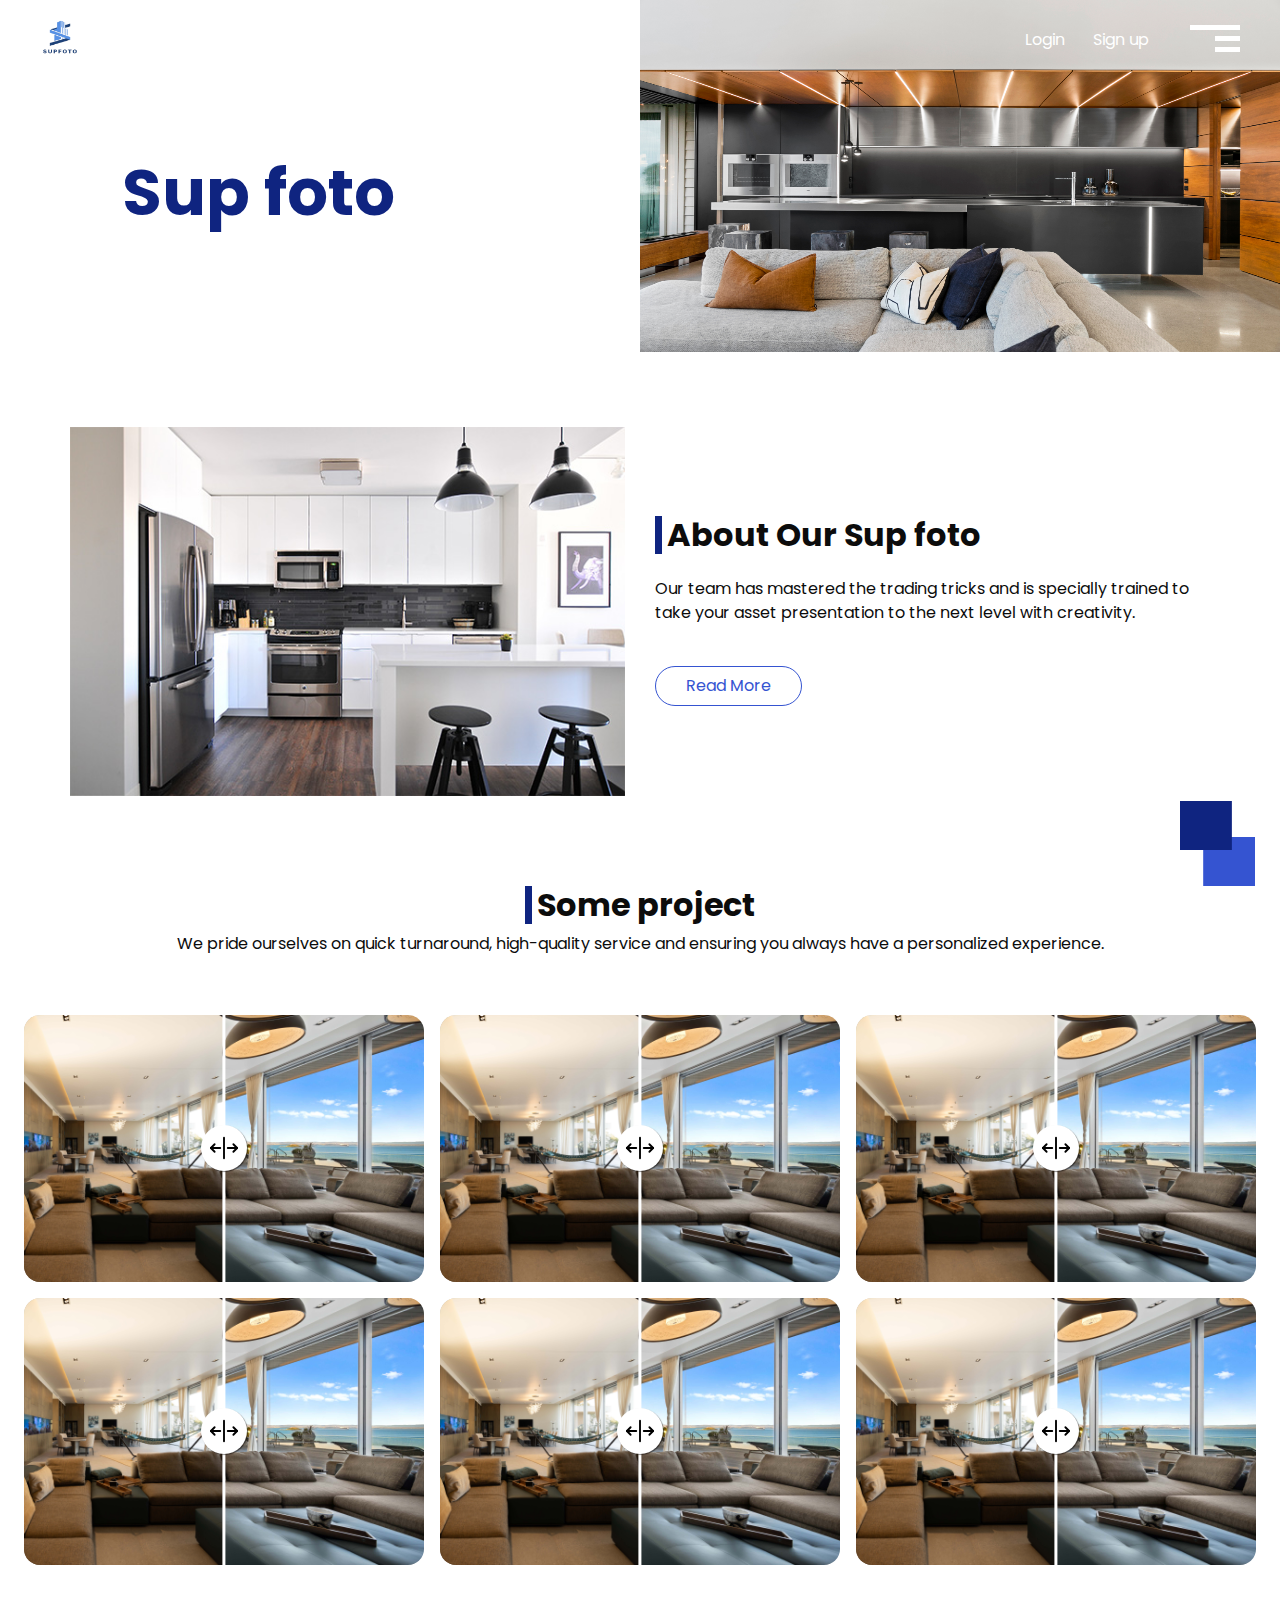
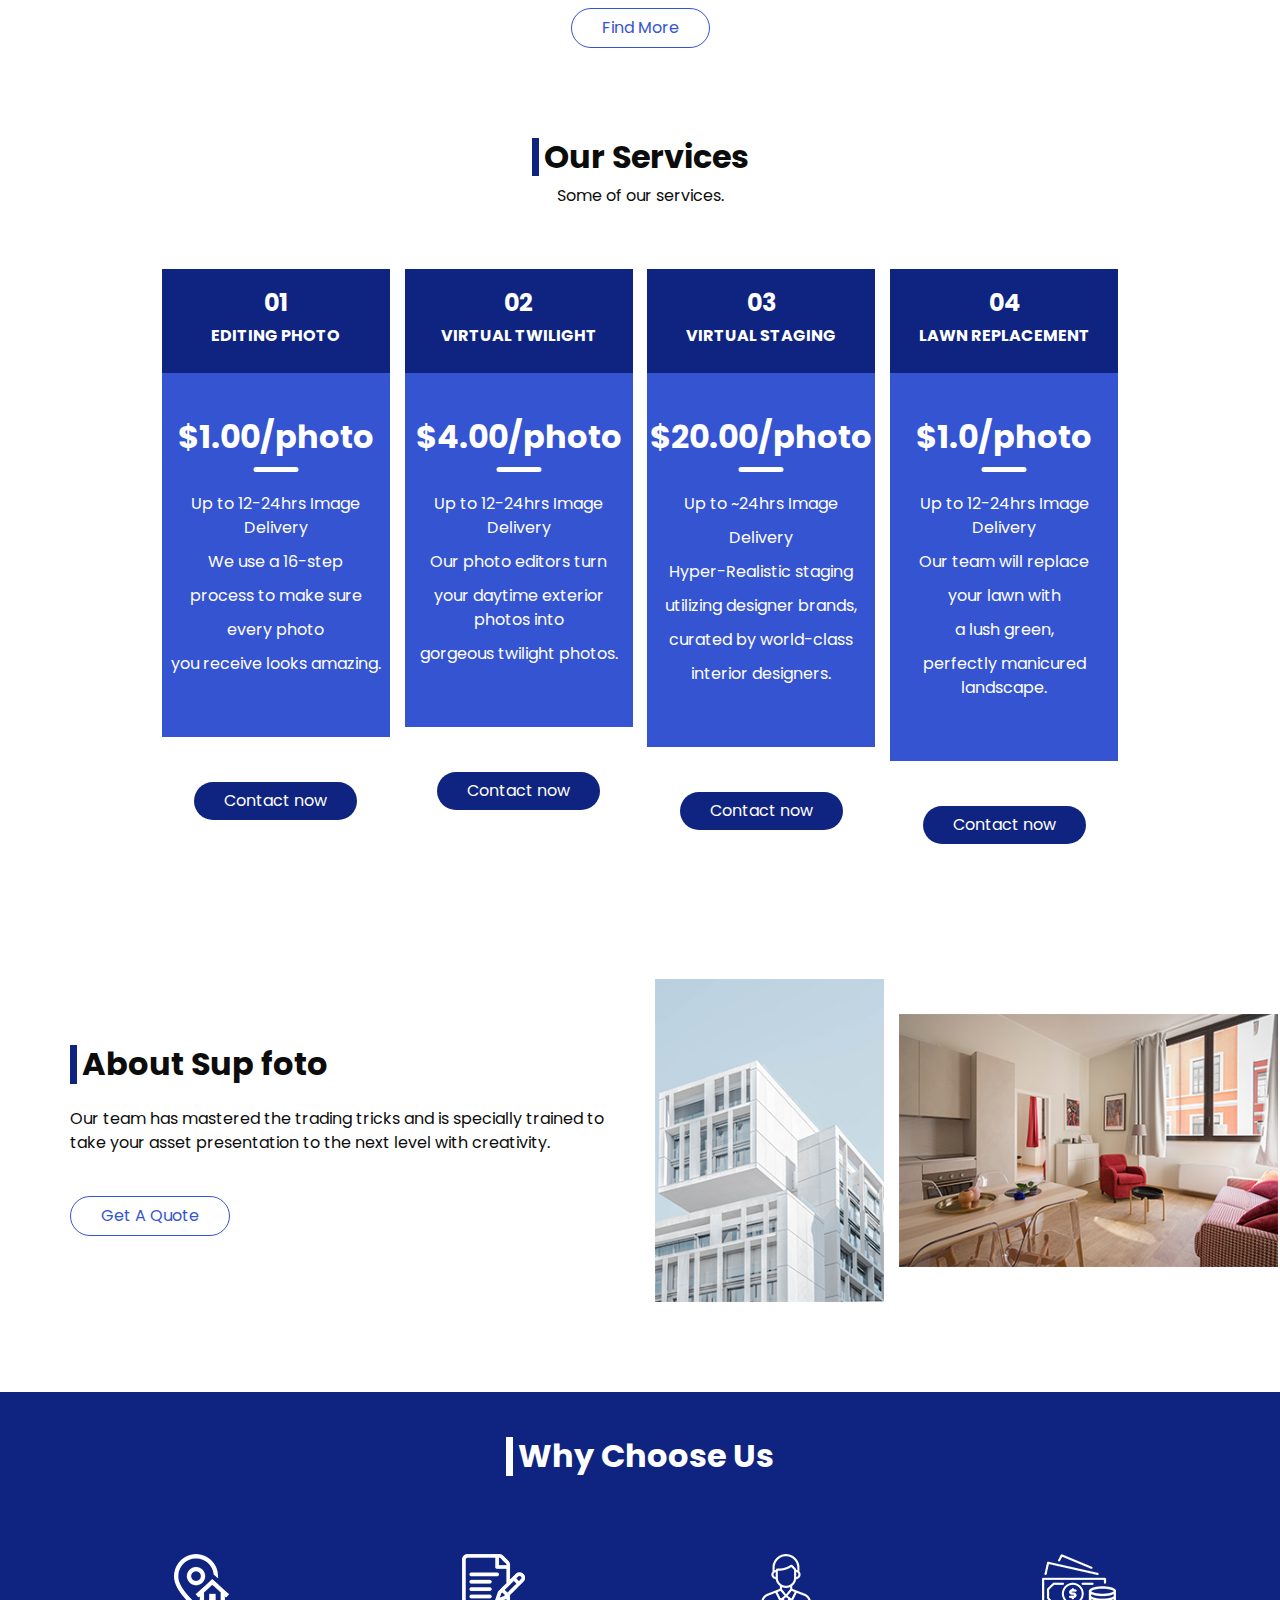
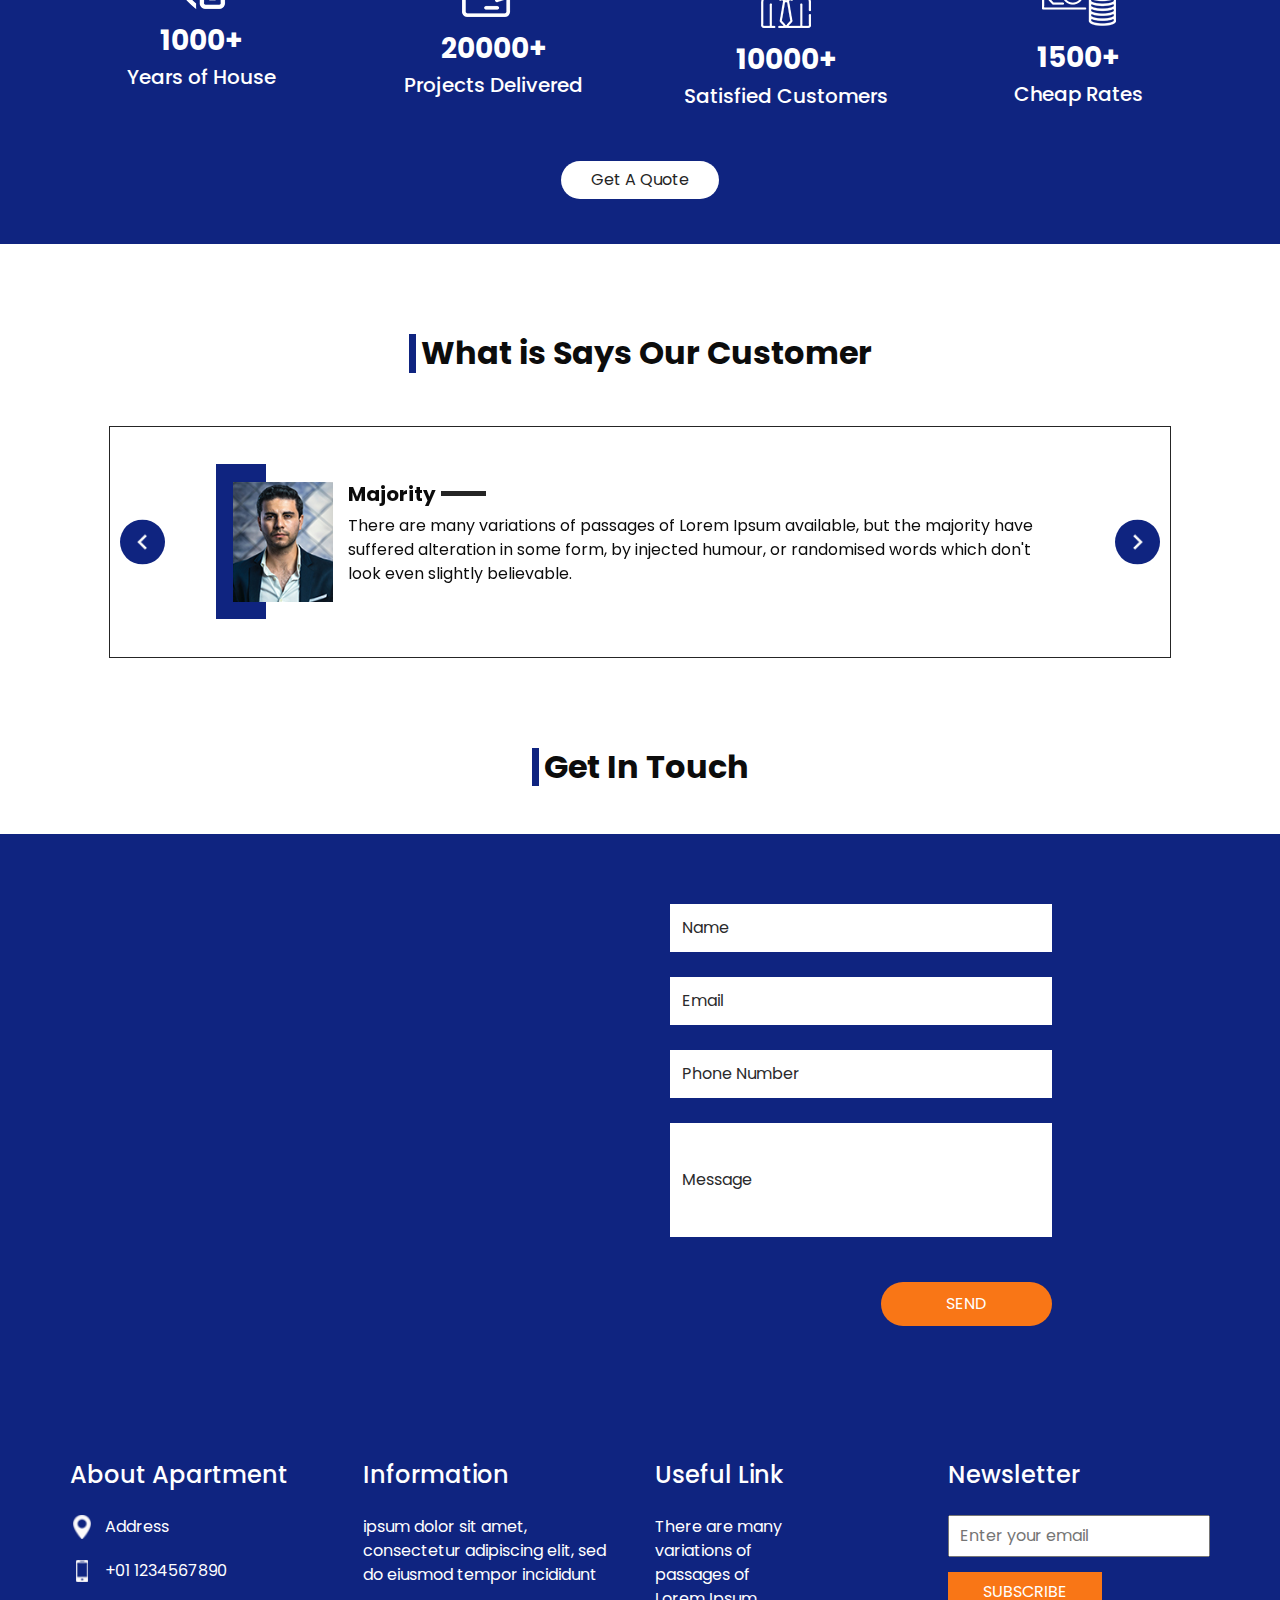
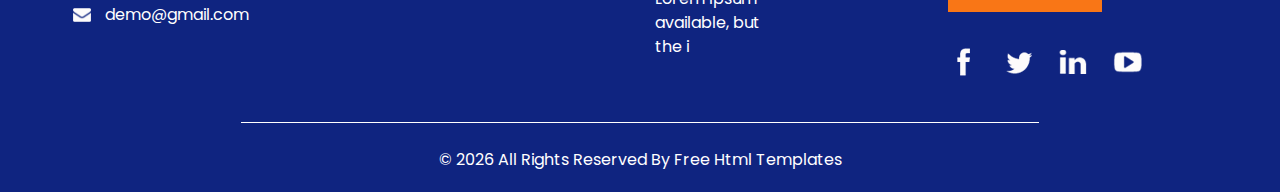
<file: index.html>
<!DOCTYPE html>
<html>

<head>
  <!-- Basic -->
  <meta charset="utf-8" />
  <meta http-equiv="X-UA-Compatible" content="IE=edge" />
  <!-- Mobile Metas -->
  <meta name="viewport" content="width=device-width, initial-scale=1, shrink-to-fit=no" />
  <!-- Site Metas -->
  <meta name="keywords" content="" />
  <meta name="description" content="" />
  <meta name="author" content="" />

  <title>Sup foto</title>

  <!-- bootstrap core css -->
  <link rel="stylesheet" type="text/css" href="css/bootstrap.css" />

  <!-- fonts style -->
  <link href="https://fonts.googleapis.com/css?family=Poppins:400,700|Raleway:400,700&display=swap" rel="stylesheet">
  <!-- Custom styles for this template -->
  <link href="css/style.css" rel="stylesheet" />
  <!-- responsive style -->
  <link href="css/responsive.css" rel="stylesheet" />
  <link href="css/slide-image.css" rel="stylesheet" />
</head>

<body>
  <div class="hero_area">
    <!-- header section strats -->
    <header class="header_section">
      <div class="container-fluid">
        <nav class="navbar navbar-expand-lg custom_nav-container">
          <a class="navbar-brand" href="index.html">
            <img src="assets/img/logo/supfoto-square1.png" alt="" style=" width: 14%;
            height: auto;"/>
          </a>
          <div class="navbar-collapse" id="">
            <ul class="navbar-nav justify-content-between ">
              <div class="User_option">
                <li class="">
                  <a class="mr-4" href="login.html">
                    Login
                  </a>
                  <a class="" href="signup.html">
                    Sign up
                  </a>
                </li>
              </div>
            </ul>

            <div class="custom_menu-btn">
              <button onclick="openNav()">
                <span class="s-1">

                </span>
                <span class="s-2">

                </span>
                <span class="s-3">

                </span>
              </button>
            </div>
            <div id="myNav" class="overlay">
              <div class="overlay-content">
                <a href="index.html">HOME</a>
                <a href="about.html">ABOUT</a>
                <a href="house.html">HOUSE</a>
                <a href="price.html">PRICING</a>
                <a href="contact.html">CONTACT US</a>
              </div>
            </div>
          </div>
        </nav>
      </div>
    </header>
    <!-- end header section -->
    <!-- slider section -->
    <section class="slider_section ">
      <div class="container-fluid">
        <div class="row">
          <div class="col-md-4 offset-md-1">
            <div class="detail-box">
              <h1>
                <span> Sup foto </span> <br>
              </h1>
              <p>
              </p>
              <div class="btn-box">
              </div>
            </div>
          </div>
        </div>
      </div>
    </section>
    <!-- end slider section -->
  </div>

  <!-- find section -->
  <!-- <section class="find_section ">
    <div class="container">
      <form action="">
        <div class=" form-row">
          <div class="col-md-5">
            <input type="text" class="form-control" placeholder="Serach Your Categories ">
          </div>
          <div class="col-md-5">
            <input type="text" class="form-control" placeholder="Location ">
          </div>
          <div class="col-md-2">
            <button type="submit" class="">
              search
            </button>
          </div>
        </div>

      </form>
    </div>
  </section> -->

  <!-- end find section -->


  <!-- about section -->

  <section class="about_section layout_padding-bottom">
    <div class="square-box">
      <img src="images/square.png" alt="">
    </div>
    <div class="container">
      <div class="row">
        <div class="col-md-6">
          <div class="img-box">
            <img src="images/about-img.jpg" alt="">
          </div>
        </div>
        <div class="col-md-6">
          <div class="detail-box">
            <div class="heading_container">
              <h2>
                About Our Sup foto
              </h2>
            </div>
            <p>
              Our team has mastered the trading tricks and is specially trained to take your asset presentation to the next level with creativity.
            </p>
            <a href="">
              Read More
            </a>
          </div>
        </div>
      </div>
    </div>
  </section>

  <!-- end about section -->

  <!-- sale section -->

  <section class="sale_section layout_padding-bottom">
    <div class="container-fluid">
      <div class="heading_container">
        <h2>
          Some project
        </h2>
        <p>
          We pride ourselves on quick turnaround, high-quality service and ensuring you always have a personalized experience.
        </p>
      </div>
      <div class="sale_container">
        <div class="box">
          <div class="container-slider">
            <div class="image-container">
              <img class="image-before slider-image"
                src="./assets/img/blog/picture_1_before.jpg"
                alt="color photo" />
              <img class="image-after slider-image"
                src="./assets/img/blog/picture_2_after.jpg"
                alt="black and white" />
            </div>
            <!-- step="10" -->
            <input type="range" min="0" max="100" value="50" aria-label="Percentage of before photo shown"
              class="slider" />
            <div class="slider-line" aria-hidden="true"></div>
            <div class="slider-button" aria-hidden="true">
              <svg xmlns="http://www.w3.org/2000/svg" width="30" height="30" fill="currentColor"
                viewBox="0 0 256 256">
                <rect width="256" height="256" fill="none"></rect>
                <line x1="128" y1="40" x2="128" y2="216" fill="none" stroke="currentColor"
                  stroke-linecap="round" stroke-linejoin="round" stroke-width="16"></line>
                <line x1="96" y1="128" x2="16" y2="128" fill="none" stroke="currentColor"
                  stroke-linecap="round" stroke-linejoin="round" stroke-width="16"></line>
                <polyline points="48 160 16 128 48 96" fill="none" stroke="currentColor"
                  stroke-linecap="round" stroke-linejoin="round" stroke-width="16"></polyline>
                <line x1="160" y1="128" x2="240" y2="128" fill="none" stroke="currentColor"
                  stroke-linecap="round" stroke-linejoin="round" stroke-width="16"></line>
                <polyline points="208 96 240 128 208 160" fill="none" stroke="currentColor"
                  stroke-linecap="round" stroke-linejoin="round" stroke-width="16"></polyline>
              </svg>
            </div>
          </div>
          <!-- <div class="img-box">
            <img src="images/s-1.jpg" alt="">
          </div>
          <div class="detail-box">
            <h6>
              apertments house
            </h6>
            <p>
              There are many variations of passages of Lorem Ipsum available, but
            </p>
          </div> -->
        </div>
        <div class="box">
          <div class="container-slider">
            <div class="image-container">
              <img class="image-before slider-image"
                src="./assets/img/blog/picture_1_before.jpg"
                alt="color photo" />
              <img class="image-after slider-image"
                src="./assets/img/blog/picture_2_after.jpg"
                alt="black and white" />
            </div>
            <!-- step="10" -->
            <input type="range" min="0" max="100" value="50" aria-label="Percentage of before photo shown"
              class="slider" />
            <div class="slider-line" aria-hidden="true"></div>
            <div class="slider-button" aria-hidden="true">
              <svg xmlns="http://www.w3.org/2000/svg" width="30" height="30" fill="currentColor"
                viewBox="0 0 256 256">
                <rect width="256" height="256" fill="none"></rect>
                <line x1="128" y1="40" x2="128" y2="216" fill="none" stroke="currentColor"
                  stroke-linecap="round" stroke-linejoin="round" stroke-width="16"></line>
                <line x1="96" y1="128" x2="16" y2="128" fill="none" stroke="currentColor"
                  stroke-linecap="round" stroke-linejoin="round" stroke-width="16"></line>
                <polyline points="48 160 16 128 48 96" fill="none" stroke="currentColor"
                  stroke-linecap="round" stroke-linejoin="round" stroke-width="16"></polyline>
                <line x1="160" y1="128" x2="240" y2="128" fill="none" stroke="currentColor"
                  stroke-linecap="round" stroke-linejoin="round" stroke-width="16"></line>
                <polyline points="208 96 240 128 208 160" fill="none" stroke="currentColor"
                  stroke-linecap="round" stroke-linejoin="round" stroke-width="16"></polyline>
              </svg>
            </div>
          </div>
          <!-- <div class="img-box">
            <img src="images/s-1.jpg" alt="">
          </div>
          <div class="detail-box">
            <h6>
              apertments house
            </h6>
            <p>
              There are many variations of passages of Lorem Ipsum available, but
            </p>
          </div> -->
        </div>
        <div class="box">
          <div class="container-slider">
            <div class="image-container">
              <img class="image-before slider-image"
                src="./assets/img/blog/picture_1_before.jpg"
                alt="color photo" />
              <img class="image-after slider-image"
                src="./assets/img/blog/picture_2_after.jpg"
                alt="black and white" />
            </div>
            <!-- step="10" -->
            <input type="range" min="0" max="100" value="50" aria-label="Percentage of before photo shown"
              class="slider" />
            <div class="slider-line" aria-hidden="true"></div>
            <div class="slider-button" aria-hidden="true">
              <svg xmlns="http://www.w3.org/2000/svg" width="30" height="30" fill="currentColor"
                viewBox="0 0 256 256">
                <rect width="256" height="256" fill="none"></rect>
                <line x1="128" y1="40" x2="128" y2="216" fill="none" stroke="currentColor"
                  stroke-linecap="round" stroke-linejoin="round" stroke-width="16"></line>
                <line x1="96" y1="128" x2="16" y2="128" fill="none" stroke="currentColor"
                  stroke-linecap="round" stroke-linejoin="round" stroke-width="16"></line>
                <polyline points="48 160 16 128 48 96" fill="none" stroke="currentColor"
                  stroke-linecap="round" stroke-linejoin="round" stroke-width="16"></polyline>
                <line x1="160" y1="128" x2="240" y2="128" fill="none" stroke="currentColor"
                  stroke-linecap="round" stroke-linejoin="round" stroke-width="16"></line>
                <polyline points="208 96 240 128 208 160" fill="none" stroke="currentColor"
                  stroke-linecap="round" stroke-linejoin="round" stroke-width="16"></polyline>
              </svg>
            </div>
          </div>
          <!-- <div class="img-box">
            <img src="images/s-1.jpg" alt="">
          </div>
          <div class="detail-box">
            <h6>
              apertments house
            </h6>
            <p>
              There are many variations of passages of Lorem Ipsum available, but
            </p>
          </div> -->
        </div>
        <div class="box">
          <div class="container-slider">
            <div class="image-container">
              <img class="image-before slider-image"
                src="./assets/img/blog/picture_1_before.jpg"
                alt="color photo" />
              <img class="image-after slider-image"
                src="./assets/img/blog/picture_2_after.jpg"
                alt="black and white" />
            </div>
            <!-- step="10" -->
            <input type="range" min="0" max="100" value="50" aria-label="Percentage of before photo shown"
              class="slider" />
            <div class="slider-line" aria-hidden="true"></div>
            <div class="slider-button" aria-hidden="true">
              <svg xmlns="http://www.w3.org/2000/svg" width="30" height="30" fill="currentColor"
                viewBox="0 0 256 256">
                <rect width="256" height="256" fill="none"></rect>
                <line x1="128" y1="40" x2="128" y2="216" fill="none" stroke="currentColor"
                  stroke-linecap="round" stroke-linejoin="round" stroke-width="16"></line>
                <line x1="96" y1="128" x2="16" y2="128" fill="none" stroke="currentColor"
                  stroke-linecap="round" stroke-linejoin="round" stroke-width="16"></line>
                <polyline points="48 160 16 128 48 96" fill="none" stroke="currentColor"
                  stroke-linecap="round" stroke-linejoin="round" stroke-width="16"></polyline>
                <line x1="160" y1="128" x2="240" y2="128" fill="none" stroke="currentColor"
                  stroke-linecap="round" stroke-linejoin="round" stroke-width="16"></line>
                <polyline points="208 96 240 128 208 160" fill="none" stroke="currentColor"
                  stroke-linecap="round" stroke-linejoin="round" stroke-width="16"></polyline>
              </svg>
            </div>
          </div>
          <!-- <div class="img-box">
            <img src="images/s-1.jpg" alt="">
          </div>
          <div class="detail-box">
            <h6>
              apertments house
            </h6>
            <p>
              There are many variations of passages of Lorem Ipsum available, but
            </p>
          </div> -->
        </div>
        <div class="box">
          <div class="container-slider">
            <div class="image-container">
              <img class="image-before slider-image"
                src="./assets/img/blog/picture_1_before.jpg"
                alt="color photo" />
              <img class="image-after slider-image"
                src="./assets/img/blog/picture_2_after.jpg"
                alt="black and white" />
            </div>
            <!-- step="10" -->
            <input type="range" min="0" max="100" value="50" aria-label="Percentage of before photo shown"
              class="slider" />
            <div class="slider-line" aria-hidden="true"></div>
            <div class="slider-button" aria-hidden="true">
              <svg xmlns="http://www.w3.org/2000/svg" width="30" height="30" fill="currentColor"
                viewBox="0 0 256 256">
                <rect width="256" height="256" fill="none"></rect>
                <line x1="128" y1="40" x2="128" y2="216" fill="none" stroke="currentColor"
                  stroke-linecap="round" stroke-linejoin="round" stroke-width="16"></line>
                <line x1="96" y1="128" x2="16" y2="128" fill="none" stroke="currentColor"
                  stroke-linecap="round" stroke-linejoin="round" stroke-width="16"></line>
                <polyline points="48 160 16 128 48 96" fill="none" stroke="currentColor"
                  stroke-linecap="round" stroke-linejoin="round" stroke-width="16"></polyline>
                <line x1="160" y1="128" x2="240" y2="128" fill="none" stroke="currentColor"
                  stroke-linecap="round" stroke-linejoin="round" stroke-width="16"></line>
                <polyline points="208 96 240 128 208 160" fill="none" stroke="currentColor"
                  stroke-linecap="round" stroke-linejoin="round" stroke-width="16"></polyline>
              </svg>
            </div>
          </div>
          <!-- <div class="img-box">
            <img src="images/s-1.jpg" alt="">
          </div>
          <div class="detail-box">
            <h6>
              apertments house
            </h6>
            <p>
              There are many variations of passages of Lorem Ipsum available, but
            </p>
          </div> -->
        </div>
        <div class="box">
          <div class="container-slider">
            <div class="image-container">
              <img class="image-before slider-image"
                src="./assets/img/blog/picture_1_before.jpg"
                alt="color photo" />
              <img class="image-after slider-image"
                src="./assets/img/blog/picture_2_after.jpg"
                alt="black and white" />
            </div>
            <!-- step="10" -->
            <input type="range" min="0" max="100" value="50" aria-label="Percentage of before photo shown"
              class="slider" />
            <div class="slider-line" aria-hidden="true"></div>
            <div class="slider-button" aria-hidden="true">
              <svg xmlns="http://www.w3.org/2000/svg" width="30" height="30" fill="currentColor"
                viewBox="0 0 256 256">
                <rect width="256" height="256" fill="none"></rect>
                <line x1="128" y1="40" x2="128" y2="216" fill="none" stroke="currentColor"
                  stroke-linecap="round" stroke-linejoin="round" stroke-width="16"></line>
                <line x1="96" y1="128" x2="16" y2="128" fill="none" stroke="currentColor"
                  stroke-linecap="round" stroke-linejoin="round" stroke-width="16"></line>
                <polyline points="48 160 16 128 48 96" fill="none" stroke="currentColor"
                  stroke-linecap="round" stroke-linejoin="round" stroke-width="16"></polyline>
                <line x1="160" y1="128" x2="240" y2="128" fill="none" stroke="currentColor"
                  stroke-linecap="round" stroke-linejoin="round" stroke-width="16"></line>
                <polyline points="208 96 240 128 208 160" fill="none" stroke="currentColor"
                  stroke-linecap="round" stroke-linejoin="round" stroke-width="16"></polyline>
              </svg>
            </div>
          </div>
          <!-- <div class="img-box">
            <img src="images/s-1.jpg" alt="">
          </div>
          <div class="detail-box">
            <h6>
              apertments house
            </h6>
            <p>
              There are many variations of passages of Lorem Ipsum available, but
            </p>
          </div> -->
        </div>
      </div>
      <div class="btn-box">
        <a href="">
          Find More
        </a>
      </div>
    </div>
  </section>

  <!-- end sale section -->

  <!-- price section -->

  <section class="price_section layout_padding-bottom">
    <div class="container">
      <div class="heading_container">
        <h2>
          Our Services
        </h2>
        <p>
          Some of our services.
        </p>
      </div>
      <div class="price_container">
        <div class="box">
          <div class="detail-box">
            <div class="heading-box">
              <h4>
                01
              </h4>
              <h6>
                Editing Photo
              </h6>
            </div>
            <div class="text-box">
              <h2>
                $1.00/photo
              </h2>
              <ul>
                <li>
                  Up to 12-24hrs Image Delivery
                </li>
                <li>
                  We use a 16-step 
                </li>
                <li>
                  process to make sure
                </li>
                <li>
                  every photo
                </li>
                <li>
                  you receive looks amazing.
                </li>
              </ul>
            </div>
          </div>
          <div class="btn-box">
            <a href="house.html">
              Contact now
            </a>
          </div>
        </div>
        <div class="box">
          <div class="detail-box">
            <div class="heading-box">
              <h4>
                02
              </h4>
              <h6>
                Virtual Twilight
              </h6>
            </div>
            <div class="text-box">
              <h2>
                $4.00/photo
              </h2>
              <ul>
                <li>
                  Up to 12-24hrs Image Delivery
                </li>
                <li>
                  Our photo editors turn
                </li>
                <li>
                  your daytime exterior photos into
                </li>
                <li>
                   gorgeous twilight photos.
                </li>
              </ul>
            </div>
          </div>
          <div class="btn-box">
            <a href="">
              Contact now
            </a>
          </div>
        </div>
        <div class="box">
          <div class="detail-box">
            <div class="heading-box">
              <h4>
                03
              </h4>
              <h6>
                Virtual Staging
              </h6>
            </div>
            <div class="text-box">
              <h2>
                $20.00/photo
              </h2>
              <ul>
                <li>
                  Up to ~24hrs Image
                </li>
                <li>
                  Delivery
                </li>
                <li>
                  Hyper-Realistic staging 
                </li>
                <li>
                  utilizing designer brands,
                </li>
                <li>
                  curated by world-class
                </li>
                <li>
                  interior designers.
                </li>
              </ul>
            </div>
          </div>
          <div class="btn-box">
            <a href="">
              Contact now
            </a>
          </div>
        </div>
        <div class="box">
          <div class="detail-box">
            <div class="heading-box">
              <h4>
                04
              </h4>
              <h6>
                Lawn Replacement
              </h6>
            </div>
            <div class="text-box">
              <h2>
                $1.0/photo
              </h2>
              <ul>
                <li>
                  Up to 12-24hrs Image Delivery
                </li>
                <li>
                  Our team will replace
                </li>
                <li>
                  your lawn with
                </li>
                <li>
                  a lush green,
                </li>
                <li>
                  perfectly manicured landscape.
                </li>
              </ul>
            </div>
          </div>
          <div class="btn-box">
            <a href="">
              Contact now
            </a>
          </div>
        </div>
      </div>
    </div>
  </section>
  <!-- end price section -->

  <!-- deal section -->

  <section class="deal_section layout_padding-bottom">
    <div class="container">
      <div class="row">
        <div class="col-md-6">
          <div class="detail-box">
            <div class="heading_container">
              <h2>
                About Sup foto
              </h2>
            </div>
            <p>
              Our team has mastered the trading tricks and is specially trained to take your asset presentation to the next level with creativity.
            </p>
            <a href="">
              Get A Quote
            </a>
          </div>
        </div>
        <div class="col-md-6">
          <div class="img-box">
            <div class="box b1">
              <img src="images/d-1.jpg" alt="">
            </div>
            <div class="box b1">
              <img src="images/d-2.jpg" alt="">
            </div>
          </div>
        </div>
      </div>
    </div>
  </section>

  <!-- end deal section -->


  <!-- us section -->
  <section class="us_section layout_padding2">

    <div class="container">
      <div class="heading_container">
        <h2>
          Why Choose Us
        </h2>
      </div>
      <div class="row">
        <div class="col-md-3 col-sm-6">
          <div class="box">
            <div class="img-box">
              <img src="images/u-1.png" alt="">
            </div>
            <div class="detail-box">
              <h3 class="price">
                1000+
              </h3>
              <h5>
                Years of House
              </h5>
            </div>
          </div>
        </div>
        <div class="col-md-3 col-sm-6">
          <div class="box">
            <div class="img-box">
              <img src="images/u-2.png" alt="">
            </div>
            <div class="detail-box">
              <h3>
                20000+
              </h3>
              <h5>
                Projects Delivered
              </h5>
            </div>
          </div>
        </div>
        <div class="col-md-3 col-sm-6">
          <div class="box">
            <div class="img-box">
              <img src="images/u-3.png" alt="">
            </div>
            <div class="detail-box">
              <h3>
                10000+
              </h3>
              <h5>
                Satisfied Customers
              </h5>
            </div>
          </div>
        </div>
        <div class="col-md-3 col-sm-6">
          <div class="box">
            <div class="img-box">
              <img src="images/u-4.png" alt="">
            </div>
            <div class="detail-box">
              <h3>
                1500+
              </h3>
              <h5>
                Cheap Rates
              </h5>
            </div>
          </div>
        </div>
      </div>
      <div class="btn-box">
        <a href="">
          Get A Quote
        </a>
      </div>
    </div>
  </section>

  <!-- end us section -->

  <!-- client secction -->

  <section class="client_section layout_padding">
    <div class="container-fluid">
      <div class="heading_container">
        <h2>
          What is Says Our Customer
        </h2>
      </div>
      <div class="client_container">
        <div id="carouselExampleControls" class="carousel slide" data-ride="carousel">
          <div class="carousel-inner">
            <div class="carousel-item active">
              <div class="box">
                <div class="img-box">
                  <img src="images/client.jpg" alt="">
                </div>
                <div class="detail-box">
                  <h5>
                    <span>Majority</span>
                    <hr>
                  </h5>
                  <p>
                    There are many variations of passages of Lorem Ipsum available, but the majority have suffered
                    alteration
                    in some form, by injected humour, or randomised words which don't look even slightly believable.
                  </p>
                </div>
              </div>
            </div>
            <div class="carousel-item">
              <div class="box">
                <div class="img-box">
                  <img src="images/client.jpg" alt="">
                </div>
                <div class="detail-box">
                  <h5>
                    <span>Majority</span>
                    <hr>
                  </h5>
                  <p>
                    There are many variations of passages of Lorem Ipsum available, but the majority have suffered
                    alteration
                    in some form, by injected humour, or randomised words which don't look even slightly believable.
                  </p>
                </div>
              </div>
            </div>
            <div class="carousel-item">
              <div class="box">
                <div class="img-box">
                  <img src="images/client.jpg" alt="">
                </div>
                <div class="detail-box">
                  <h5>
                    <span>Majority</span>
                    <hr>
                  </h5>
                  <p>
                    There are many variations of passages of Lorem Ipsum available, but the majority have suffered
                    alteration
                    in some form, by injected humour, or randomised words which don't look even slightly believable.
                  </p>
                </div>
              </div>
            </div>
          </div>
          <a class="carousel-control-prev" href="#carouselExampleControls" role="button" data-slide="prev">
            <span class="sr-only">Previous</span>
          </a>
          <a class="carousel-control-next" href="#carouselExampleControls" role="button" data-slide="next">
            <span class="sr-only">Next</span>
          </a>
        </div>

      </div>
    </div>
  </section>

  <!-- end client section -->

  <!-- contact section -->

  <section class="contact_section ">
    <div class="container">
      <div class="heading_container">
        <h2>
          Get In Touch
        </h2>
      </div>
    </div>
    <div class="container-fluid">
      <div class="row">
        <div class="col-md-6 px-0">
          <div class="map_container">
            <div class="map-responsive">
              <iframe src="https://www.google.com/maps/embed?pb=!1m18!1m12!1m3!1d3723.8750326780987!2d105.7797296735239!3d21.03768568747537!2m3!1f0!2f0!3f0!3m2!1i1024!2i768!4f13.1!3m3!1m2!1s0x313454caaf2b115f%3A0xc05b77c8a5f461ae!2zxJDhuqFpIGjhu41jIFF14buRYyBnaWEgSMOgIE7hu5lpLCBE4buLY2ggVuG7jW5nIEjhuq11LCBD4bqndSBHaeG6pXksIEjDoCBO4buZaSwgVmnhu4d0IE5hbQ!5e0!3m2!1svi!2s!4v1723736850578!5m2!1svi!2s" width="600" height="300" frameborder="0" style="border:0; width: 100%; height:100%" allowfullscreen></iframe>
            </div>
          </div>
        </div>
        <div class="col-lg-4 col-md-5 ">
          <div class="form_container">
            <form action="">
              <div>
                <input type="text" placeholder="Name" />
              </div>
              <div>
                <input type="email" placeholder="Email" />
              </div>
              <div>
                <input type="text" placeholder="Phone Number" />
              </div>
              <div>
                <input type="text" class="message-box" placeholder="Message" />
              </div>
              <div class="d-flex ">
                <button>
                  Send
                </button>
              </div>
            </form>
          </div>
        </div>

      </div>
    </div>
  </section>

  <!-- end contact section -->



  <!-- info section -->
  <section class="info_section ">
    <div class="container">
      <div class="row">
        <div class="col-md-3">
          <div class="info_contact">
            <h5>
              About Apartment
            </h5>
            <div>
              <div class="img-box">
                <img src="images/location.png" width="18px" alt="">
              </div>
              <p>
                Address
              </p>
            </div>
            <div>
              <div class="img-box">
                <img src="images/phone.png" width="12px" alt="">
              </div>
              <p>
                +01 1234567890
              </p>
            </div>
            <div>
              <div class="img-box">
                <img src="images/mail.png" width="18px" alt="">
              </div>
              <p>
                demo@gmail.com
              </p>
            </div>
          </div>
        </div>
        <div class="col-md-3">
          <div class="info_info">
            <h5>
              Information
            </h5>
            <p>
              ipsum dolor sit amet, consectetur adipiscing elit, sed do eiusmod tempor incididunt
            </p>
          </div>
        </div>

        <div class="col-md-3">
          <div class="info_links">
            <h5>
              Useful Link
            </h5>
            <ul>
              <li>
                <a href="">
                  There are many
                </a>
              </li>
              <li>
                <a href="">
                  variations of
                </a>
              </li>
              <li>
                <a href="">
                  passages of
                </a>
              </li>
              <li>
                <a href="">
                  Lorem Ipsum
                </a>
              </li>
              <li>
                <a href="">
                  available, but
                </a>
              </li>
              <li>
                <a href="">
                  the i
                </a>
              </li>
            </ul>
          </div>
        </div>
        <div class="col-md-3">
          <div class="info_form ">
            <h5>
              Newsletter
            </h5>
            <form action="">
              <input type="email" placeholder="Enter your email">
              <button>
                Subscribe
              </button>
            </form>
            <div class="social_box">
              <a href="">
                <img src="images/fb.png" alt="">
              </a>
              <a href="">
                <img src="images/twitter.png" alt="">
              </a>
              <a href="">
                <img src="images/linkedin.png" alt="">
              </a>
              <a href="">
                <img src="images/youtube.png" alt="">
              </a>
            </div>
          </div>
        </div>
      </div>
    </div>
  </section>

  <!-- end info_section -->


  <!-- footer section -->
  <section class="container-fluid footer_section ">
    <div class="container">
      <p>
        &copy; <span id="displayYear"></span> All Rights Reserved By
        <a href="https://html.design/">Free Html Templates</a>
      </p>
    </div>
  </section>
  <!-- end  footer section -->


  <script type="text/javascript" src="js/jquery-3.4.1.min.js"></script>
  <script type="text/javascript" src="js/bootstrap.js"></script>
  <script type="text/javascript" src="js/custom.js"></script>
  <script type="text/javascript" src="js/slide-image.js"></script>


</body>

</html>
</file>
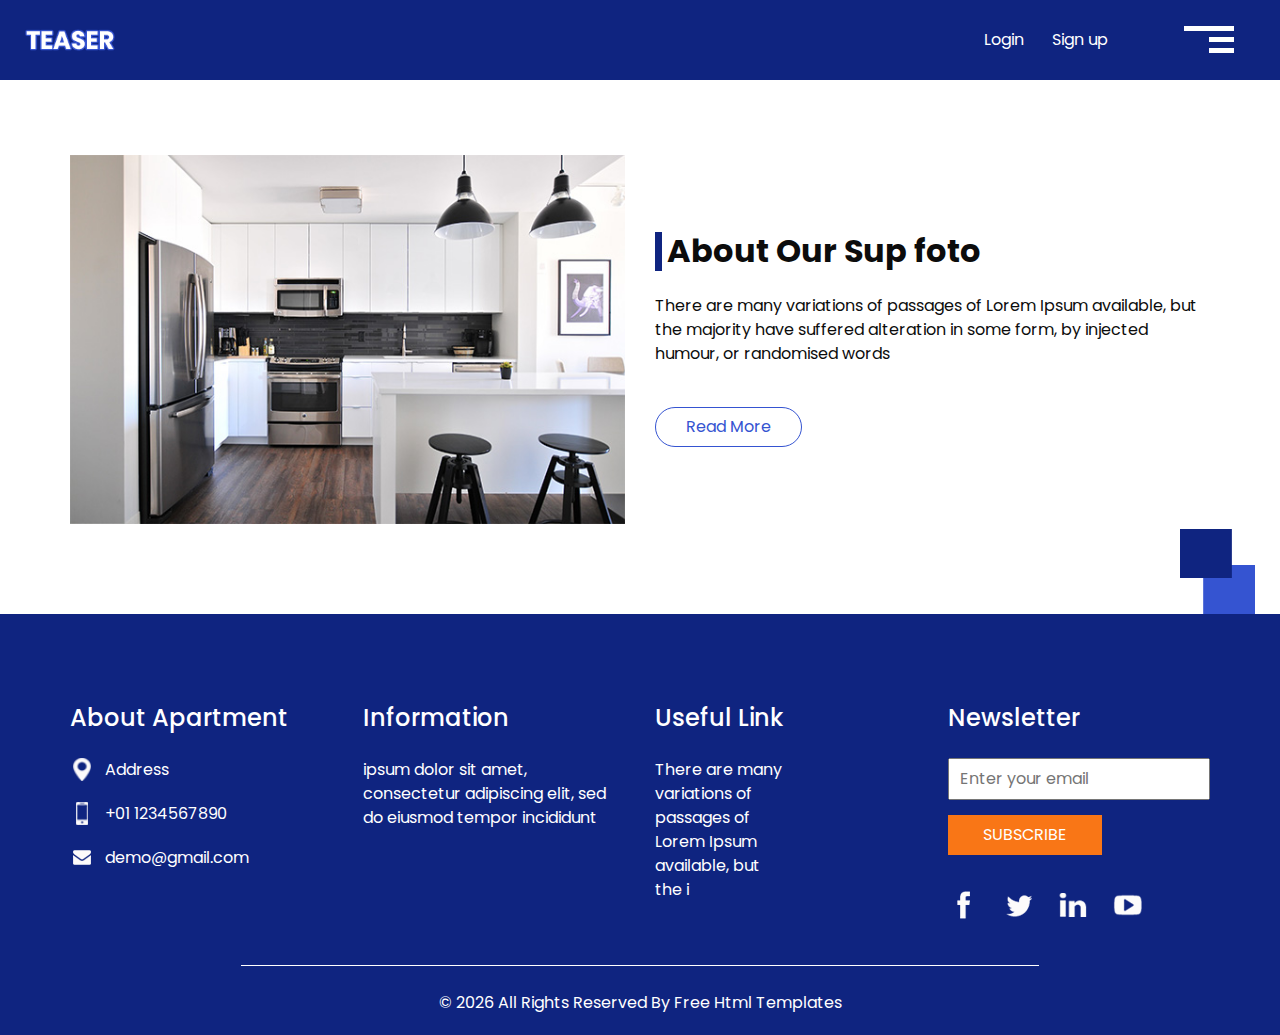
<file: about.html>
<!DOCTYPE html>
<html>

<head>
  <!-- Basic -->
  <meta charset="utf-8" />
  <meta http-equiv="X-UA-Compatible" content="IE=edge" />
  <!-- Mobile Metas -->
  <meta name="viewport" content="width=device-width, initial-scale=1, shrink-to-fit=no" />
  <!-- Site Metas -->
  <meta name="keywords" content="" />
  <meta name="description" content="" />
  <meta name="author" content="" />

  <title>Teaser</title>


  <!-- bootstrap core css -->
  <link rel="stylesheet" type="text/css" href="css/bootstrap.css" />

  <!-- fonts style -->
  <link href="https://fonts.googleapis.com/css?family=Poppins:400,700|Raleway:400,700&display=swap" rel="stylesheet">
  <!-- Custom styles for this template -->
  <link href="css/style.css" rel="stylesheet" />
  <!-- responsive style -->
  <link href="css/responsive.css" rel="stylesheet" />
</head>

<body class="sub_page">
  <div class="hero_area">
    <!-- header section strats -->
    <header class="header_section">
      <div class="container-fluid">
        <nav class="navbar navbar-expand-lg custom_nav-container">
          <a class="navbar-brand" href="index.html">
            <img src="images/logo.png" alt="" />
          </a>
          <div class="navbar-collapse" id="">
            <ul class="navbar-nav justify-content-between ">
              <div class="User_option">
                <li class="">
                  <a class="mr-4" href="">
                    Login
                  </a>
                  <a class="" href="">
                    Sign up
                  </a>
                </li>
              </div>
            </ul>

            <div class="custom_menu-btn">
              <button onclick="openNav()">
                <span class="s-1">

                </span>
                <span class="s-2">

                </span>
                <span class="s-3">

                </span>
              </button>
            </div>
            <div id="myNav" class="overlay">
              <div class="overlay-content">
                <a href="index.html">HOME</a>
                <a href="about.html">ABOUT</a>
                <a href="house.html">HOUSE</a>
                <a href="price.html">PRICING</a>
                <a href="contact.html">CONTACT US</a>
              </div>
            </div>
          </div>
        </nav>
      </div>
    </header>
    <!-- end header section -->
  </div>


  <!-- about section -->

  <section class="about_section layout_padding-bottom">
    <div class="square-box">
      <img src="images/square.png" alt="">
    </div>
    <div class="container">
      <div class="row">
        <div class="col-md-6">
          <div class="img-box">
            <img src="images/about-img.jpg" alt="">
          </div>
        </div>
        <div class="col-md-6">
          <div class="detail-box">
            <div class="heading_container">
              <h2>
                About Our Sup foto
              </h2>
            </div>
            <p>
              There are many variations of passages of Lorem Ipsum available, but the majority have suffered alteration
              in
              some form, by injected humour, or randomised words
            </p>
            <a href="">
              Read More
            </a>
          </div>
        </div>
      </div>
    </div>
  </section>

  <!-- end about section -->


  <!-- info section -->
  <section class="info_section ">
    <div class="container">
      <div class="row">
        <div class="col-md-3">
          <div class="info_contact">
            <h5>
              About Apartment
            </h5>
            <div>
              <div class="img-box">
                <img src="images/location.png" width="18px" alt="">
              </div>
              <p>
                Address
              </p>
            </div>
            <div>
              <div class="img-box">
                <img src="images/phone.png" width="12px" alt="">
              </div>
              <p>
                +01 1234567890
              </p>
            </div>
            <div>
              <div class="img-box">
                <img src="images/mail.png" width="18px" alt="">
              </div>
              <p>
                demo@gmail.com
              </p>
            </div>
          </div>
        </div>
        <div class="col-md-3">
          <div class="info_info">
            <h5>
              Information
            </h5>
            <p>
              ipsum dolor sit amet, consectetur adipiscing elit, sed do eiusmod tempor incididunt
            </p>
          </div>
        </div>

        <div class="col-md-3">
          <div class="info_links">
            <h5>
              Useful Link
            </h5>
            <ul>
              <li>
                <a href="">
                  There are many
                </a>
              </li>
              <li>
                <a href="">
                  variations of
                </a>
              </li>
              <li>
                <a href="">
                  passages of
                </a>
              </li>
              <li>
                <a href="">
                  Lorem Ipsum
                </a>
              </li>
              <li>
                <a href="">
                  available, but
                </a>
              </li>
              <li>
                <a href="">
                  the i
                </a>
              </li>
            </ul>
          </div>
        </div>
        <div class="col-md-3">
          <div class="info_form ">
            <h5>
              Newsletter
            </h5>
            <form action="">
              <input type="email" placeholder="Enter your email">
              <button>
                Subscribe
              </button>
            </form>
            <div class="social_box">
              <a href="">
                <img src="images/fb.png" alt="">
              </a>
              <a href="">
                <img src="images/twitter.png" alt="">
              </a>
              <a href="">
                <img src="images/linkedin.png" alt="">
              </a>
              <a href="">
                <img src="images/youtube.png" alt="">
              </a>
            </div>
          </div>
        </div>
      </div>
    </div>
  </section>

  <!-- end info_section -->


  <!-- footer section -->
  <section class="container-fluid footer_section ">
    <div class="container">
      <p>
        &copy; <span id="displayYear"></span> All Rights Reserved By
        <a href="https://html.design/">Free Html Templates</a>
      </p>
    </div>
  </section>
  <!-- end  footer section -->


  <script type="text/javascript" src="js/jquery-3.4.1.min.js"></script>
  <script type="text/javascript" src="js/bootstrap.js"></script>
  <script type="text/javascript" src="js/custom.js"></script>

</body>
</body>

</html>
</file>
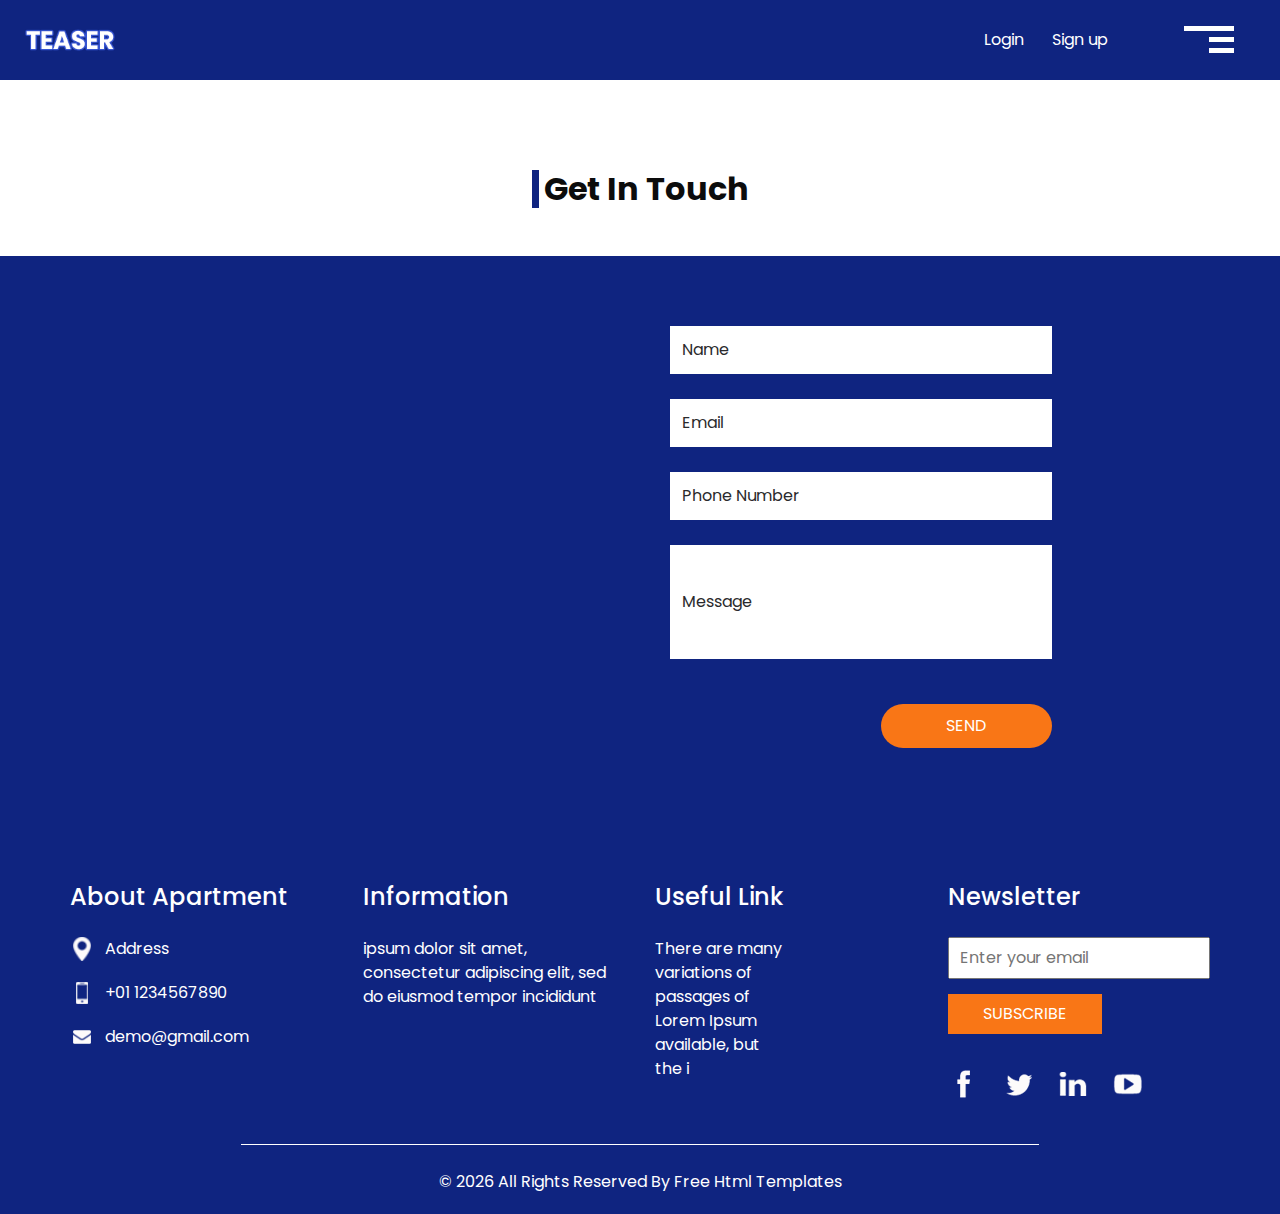
<file: contact.html>
<!DOCTYPE html>
<html>

<head>
  <!-- Basic -->
  <meta charset="utf-8" />
  <meta http-equiv="X-UA-Compatible" content="IE=edge" />
  <!-- Mobile Metas -->
  <meta name="viewport" content="width=device-width, initial-scale=1, shrink-to-fit=no" />
  <!-- Site Metas -->
  <meta name="keywords" content="" />
  <meta name="description" content="" />
  <meta name="author" content="" />

  <title>Teaser</title>


  <!-- bootstrap core css -->
  <link rel="stylesheet" type="text/css" href="css/bootstrap.css" />

  <!-- fonts style -->
  <link href="https://fonts.googleapis.com/css?family=Poppins:400,700|Raleway:400,700&display=swap" rel="stylesheet">
  <!-- Custom styles for this template -->
  <link href="css/style.css" rel="stylesheet" />
  <!-- responsive style -->
  <link href="css/responsive.css" rel="stylesheet" />
</head>

<body class="sub_page">
  <div class="hero_area">
    <!-- header section strats -->
    <header class="header_section">
      <div class="container-fluid">
        <nav class="navbar navbar-expand-lg custom_nav-container">
          <a class="navbar-brand" href="index.html">
            <img src="images/logo.png" alt="" />
          </a>
          <div class="navbar-collapse" id="">
            <ul class="navbar-nav justify-content-between ">
              <div class="User_option">
                <li class="">
                  <a class="mr-4" href="">
                    Login
                  </a>
                  <a class="" href="">
                    Sign up
                  </a>
                </li>
              </div>
            </ul>

            <div class="custom_menu-btn">
              <button onclick="openNav()">
                <span class="s-1">

                </span>
                <span class="s-2">

                </span>
                <span class="s-3">

                </span>
              </button>
            </div>
            <div id="myNav" class="overlay">
              <div class="overlay-content">
                <a href="index.html">HOME</a>
                <a href="about.html">ABOUT</a>
                <a href="house.html">HOUSE</a>
                <a href="price.html">PRICING</a>
                <a href="contact.html">CONTACT US</a>
              </div>
            </div>
          </div>
        </nav>
      </div>
    </header>
    <!-- end header section -->
  </div>


  <!-- contact section -->

  <section class="contact_section layout_padding-top">
    <div class="container">
      <div class="heading_container">
        <h2>
          Get In Touch
        </h2>
      </div>
    </div>
    <div class="container-fluid">
      <div class="row">
        <div class="col-md-6 px-0">
          <div class="map_container">
            <div class="map-responsive">
              <iframe src="https://www.google.com/maps/embed/v1/place?key=AIzaSyA0s1a7phLN0iaD6-UE7m4qP-z21pH0eSc&q=Eiffel+Tower+Paris+France" width="600" height="300" frameborder="0" style="border:0; width: 100%; height:100%" allowfullscreen></iframe>
            </div>
          </div>
        </div>
        <div class="col-lg-4 col-md-5 ">
          <div class="form_container">
            <form action="">
              <div>
                <input type="text" placeholder="Name" />
              </div>
              <div>
                <input type="email" placeholder="Email" />
              </div>
              <div>
                <input type="text" placeholder="Phone Number" />
              </div>
              <div>
                <input type="text" class="message-box" placeholder="Message" />
              </div>
              <div class="d-flex ">
                <button>
                  Send
                </button>
              </div>
            </form>
          </div>
        </div>

      </div>
    </div>
  </section>

  <!-- end contact section -->



  <!-- info section -->
  <section class="info_section ">
    <div class="container">
      <div class="row">
        <div class="col-md-3">
          <div class="info_contact">
            <h5>
              About Apartment
            </h5>
            <div>
              <div class="img-box">
                <img src="images/location.png" width="18px" alt="">
              </div>
              <p>
                Address
              </p>
            </div>
            <div>
              <div class="img-box">
                <img src="images/phone.png" width="12px" alt="">
              </div>
              <p>
                +01 1234567890
              </p>
            </div>
            <div>
              <div class="img-box">
                <img src="images/mail.png" width="18px" alt="">
              </div>
              <p>
                demo@gmail.com
              </p>
            </div>
          </div>
        </div>
        <div class="col-md-3">
          <div class="info_info">
            <h5>
              Information
            </h5>
            <p>
              ipsum dolor sit amet, consectetur adipiscing elit, sed do eiusmod tempor incididunt
            </p>
          </div>
        </div>

        <div class="col-md-3">
          <div class="info_links">
            <h5>
              Useful Link
            </h5>
            <ul>
              <li>
                <a href="">
                  There are many
                </a>
              </li>
              <li>
                <a href="">
                  variations of
                </a>
              </li>
              <li>
                <a href="">
                  passages of
                </a>
              </li>
              <li>
                <a href="">
                  Lorem Ipsum
                </a>
              </li>
              <li>
                <a href="">
                  available, but
                </a>
              </li>
              <li>
                <a href="">
                  the i
                </a>
              </li>
            </ul>
          </div>
        </div>
        <div class="col-md-3">
          <div class="info_form ">
            <h5>
              Newsletter
            </h5>
            <form action="">
              <input type="email" placeholder="Enter your email">
              <button>
                Subscribe
              </button>
            </form>
            <div class="social_box">
              <a href="">
                <img src="images/fb.png" alt="">
              </a>
              <a href="">
                <img src="images/twitter.png" alt="">
              </a>
              <a href="">
                <img src="images/linkedin.png" alt="">
              </a>
              <a href="">
                <img src="images/youtube.png" alt="">
              </a>
            </div>
          </div>
        </div>
      </div>
    </div>
  </section>

  <!-- end info_section -->


  <!-- footer section -->
  <section class="container-fluid footer_section ">
    <div class="container">
      <p>
        &copy; <span id="displayYear"></span> All Rights Reserved By
        <a href="https://html.design/">Free Html Templates</a>
      </p>
    </div>
  </section>
  <!-- end  footer section -->


  <script type="text/javascript" src="js/jquery-3.4.1.min.js"></script>
  <script type="text/javascript" src="js/bootstrap.js"></script>
  <script type="text/javascript" src="js/custom.js"></script>

</body>
</body>

</html>
</file>
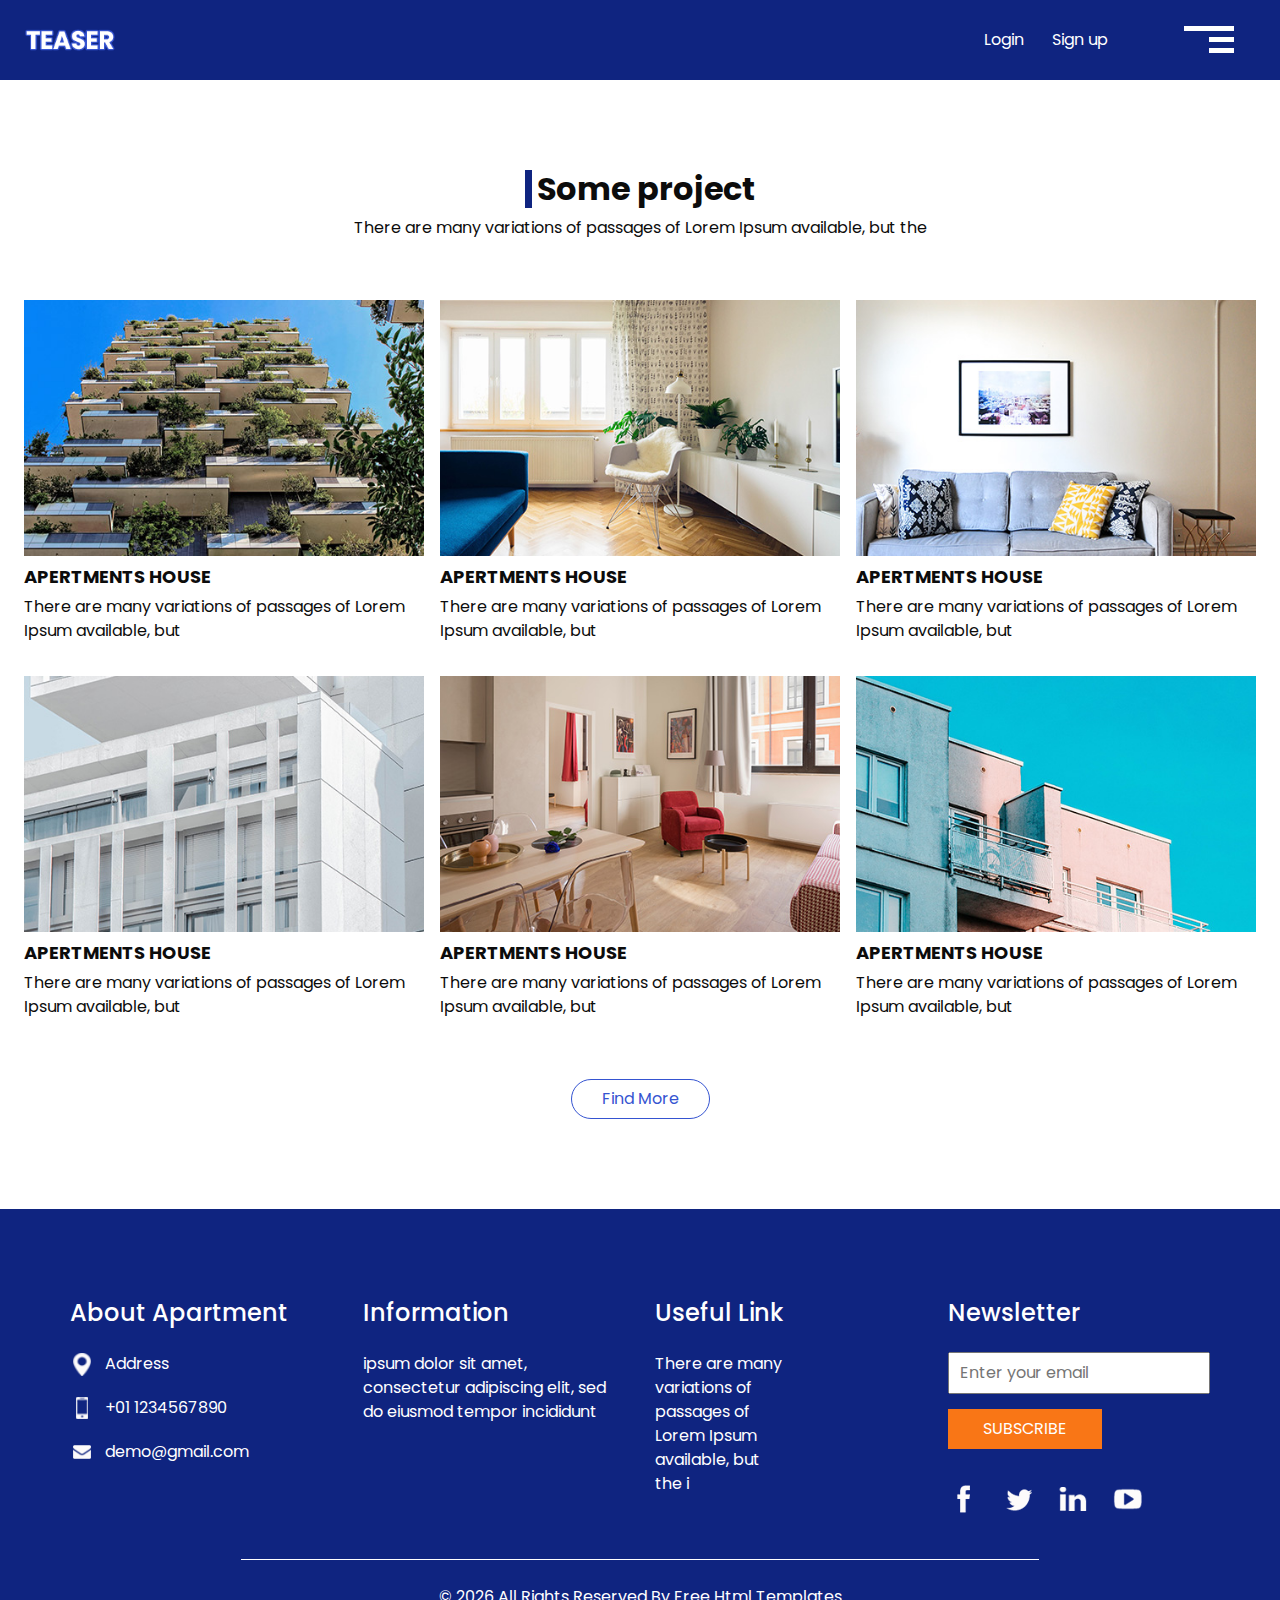
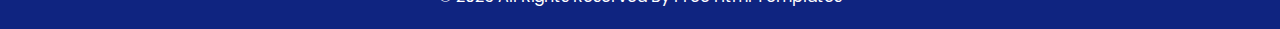
<file: ep.html>
<!DOCTYPE html>
<html>

<head>
  <!-- Basic -->
  <meta charset="utf-8" />
  <meta http-equiv="X-UA-Compatible" content="IE=edge" />
  <!-- Mobile Metas -->
  <meta name="viewport" content="width=device-width, initial-scale=1, shrink-to-fit=no" />
  <!-- Site Metas -->
  <meta name="keywords" content="" />
  <meta name="description" content="" />
  <meta name="author" content="" />

  <title>Teaser</title>


  <!-- bootstrap core css -->
  <link rel="stylesheet" type="text/css" href="css/bootstrap.css" />

  <!-- fonts style -->
  <link href="https://fonts.googleapis.com/css?family=Poppins:400,700|Raleway:400,700&display=swap" rel="stylesheet">
  <!-- Custom styles for this template -->
  <link href="css/style.css" rel="stylesheet" />
  <!-- responsive style -->
  <link href="css/responsive.css" rel="stylesheet" />
</head>

<body class="sub_page">
  <div class="hero_area">
    <!-- header section strats -->
    <header class="header_section">
      <div class="container-fluid">
        <nav class="navbar navbar-expand-lg custom_nav-container">
          <a class="navbar-brand" href="index.html">
            <img src="images/logo.png" alt="" />
          </a>
          <div class="navbar-collapse" id="">
            <ul class="navbar-nav justify-content-between ">
              <div class="User_option">
                <li class="">
                  <a class="mr-4" href="">
                    Login
                  </a>
                  <a class="" href="">
                    Sign up
                  </a>
                </li>
              </div>
            </ul>

            <div class="custom_menu-btn">
              <button onclick="openNav()">
                <span class="s-1">

                </span>
                <span class="s-2">

                </span>
                <span class="s-3">

                </span>
              </button>
            </div>
            <div id="myNav" class="overlay">
              <div class="overlay-content">
                <a href="index.html">HOME</a>
                <a href="about.html">ABOUT</a>
                <a href="house.html">HOUSE</a>
                <a href="price.html">PRICING</a>
                <a href="contact.html">CONTACT US</a>
              </div>
            </div>
          </div>
        </nav>
      </div>
    </header>
    <!-- end header section -->
  </div>

  <!-- sale section -->

  <section class="sale_section layout_padding">
    <div class="container-fluid">
      <div class="heading_container">
        <h2>
          Some project
        </h2>
        <p>
          There are many variations of passages of Lorem Ipsum available, but the
        </p>
      </div>
      <div class="sale_container">
        <div class="box">
          <div class="img-box">
            <img src="images/s-1.jpg" alt="">
          </div>
          <div class="detail-box">
            <h6>
              apertments house
            </h6>
            <p>
              There are many variations of passages of Lorem Ipsum available, but
            </p>
          </div>
        </div>
        <div class="box">
          <div class="img-box">
            <img src="images/s-2.jpg" alt="">
          </div>
          <div class="detail-box">
            <h6>
              apertments house
            </h6>
            <p>
              There are many variations of passages of Lorem Ipsum available, but
            </p>
          </div>
        </div>
        <div class="box">
          <div class="img-box">
            <img src="images/s-3.jpg" alt="">
          </div>
          <div class="detail-box">
            <h6>
              apertments house
            </h6>
            <p>
              There are many variations of passages of Lorem Ipsum available, but
            </p>
          </div>
        </div>
        <div class="box">
          <div class="img-box">
            <img src="images/s-4.jpg" alt="">
          </div>
          <div class="detail-box">
            <h6>
              apertments house
            </h6>
            <p>
              There are many variations of passages of Lorem Ipsum available, but
            </p>
          </div>
        </div>
        <div class="box">
          <div class="img-box">
            <img src="images/s-5.jpg" alt="">
          </div>
          <div class="detail-box">
            <h6>
              apertments house
            </h6>
            <p>
              There are many variations of passages of Lorem Ipsum available, but
            </p>
          </div>
        </div>
        <div class="box">
          <div class="img-box">
            <img src="images/s-6.jpg" alt="">
          </div>
          <div class="detail-box">
            <h6>
              apertments house
            </h6>
            <p>
              There are many variations of passages of Lorem Ipsum available, but
            </p>
          </div>
        </div>
      </div>
      <div class="btn-box">
        <a href="">
          Find More
        </a>
      </div>
    </div>
  </section>

  <!-- end sale section -->



  <!-- info section -->
  <section class="info_section ">
    <div class="container">
      <div class="row">
        <div class="col-md-3">
          <div class="info_contact">
            <h5>
              About Apartment
            </h5>
            <div>
              <div class="img-box">
                <img src="images/location.png" width="18px" alt="">
              </div>
              <p>
                Address
              </p>
            </div>
            <div>
              <div class="img-box">
                <img src="images/phone.png" width="12px" alt="">
              </div>
              <p>
                +01 1234567890
              </p>
            </div>
            <div>
              <div class="img-box">
                <img src="images/mail.png" width="18px" alt="">
              </div>
              <p>
                demo@gmail.com
              </p>
            </div>
          </div>
        </div>
        <div class="col-md-3">
          <div class="info_info">
            <h5>
              Information
            </h5>
            <p>
              ipsum dolor sit amet, consectetur adipiscing elit, sed do eiusmod tempor incididunt
            </p>
          </div>
        </div>

        <div class="col-md-3">
          <div class="info_links">
            <h5>
              Useful Link
            </h5>
            <ul>
              <li>
                <a href="">
                  There are many
                </a>
              </li>
              <li>
                <a href="">
                  variations of
                </a>
              </li>
              <li>
                <a href="">
                  passages of
                </a>
              </li>
              <li>
                <a href="">
                  Lorem Ipsum
                </a>
              </li>
              <li>
                <a href="">
                  available, but
                </a>
              </li>
              <li>
                <a href="">
                  the i
                </a>
              </li>
            </ul>
          </div>
        </div>
        <div class="col-md-3">
          <div class="info_form ">
            <h5>
              Newsletter
            </h5>
            <form action="">
              <input type="email" placeholder="Enter your email">
              <button>
                Subscribe
              </button>
            </form>
            <div class="social_box">
              <a href="">
                <img src="images/fb.png" alt="">
              </a>
              <a href="">
                <img src="images/twitter.png" alt="">
              </a>
              <a href="">
                <img src="images/linkedin.png" alt="">
              </a>
              <a href="">
                <img src="images/youtube.png" alt="">
              </a>
            </div>
          </div>
        </div>
      </div>
    </div>
  </section>

  <!-- end info_section -->


  <!-- footer section -->
  <section class="container-fluid footer_section ">
    <div class="container">
      <p>
        &copy; <span id="displayYear"></span> All Rights Reserved By
        <a href="https://html.design/">Free Html Templates</a>
      </p>
    </div>
  </section>
  <!-- end  footer section -->


  <script type="text/javascript" src="js/jquery-3.4.1.min.js"></script>
  <script type="text/javascript" src="js/bootstrap.js"></script>
  <script type="text/javascript" src="js/custom.js"></script>

</body>
</body>

</html>
</file>
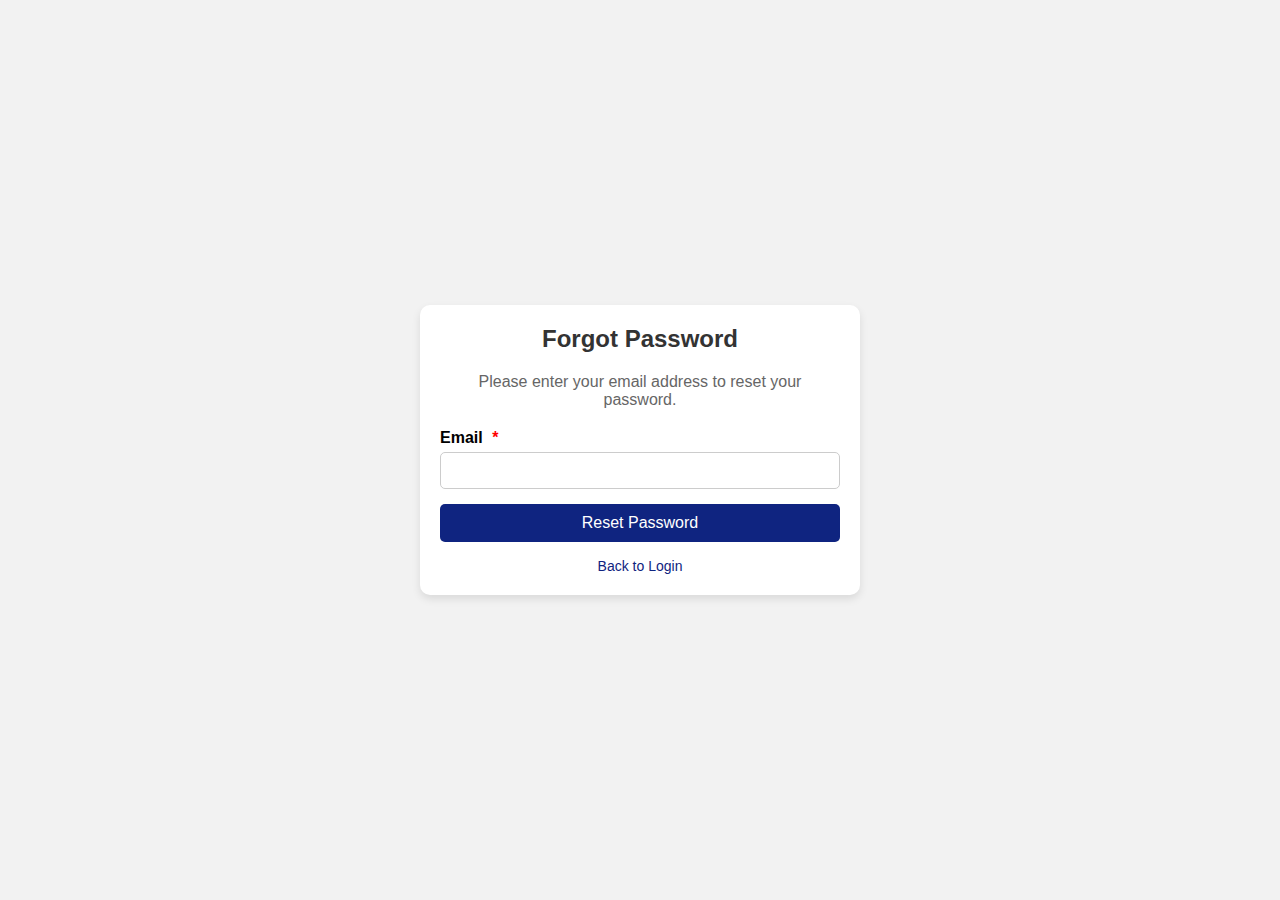
<file: forgot_password.html>
<!DOCTYPE html>
<html lang="en">
<head>
    <meta charset="UTF-8">
    <meta name="viewport" content="width=device-width, initial-scale=1.0">
    <title>Forgot Password</title>
    <link rel="stylesheet" href="css\forgot_password.css">
</head>
<body>
    <div class="forgot-password-container">
        <h2>Forgot Password</h2>
        <p>Please enter your email address to reset your password.</p>
        <form action="#" method="POST">
            <div class="input-group">
                <label for="email">Email <span class="required">*</span></label>
                <input type="email" id="email" name="email" required>
            </div>
            <button type="submit" class="reset-button">Reset Password</button>
            <div class="links">
                <a href="login.html">Back to Login</a>
            </div>
        </form>
    </div>
</body>
</html>
</file>
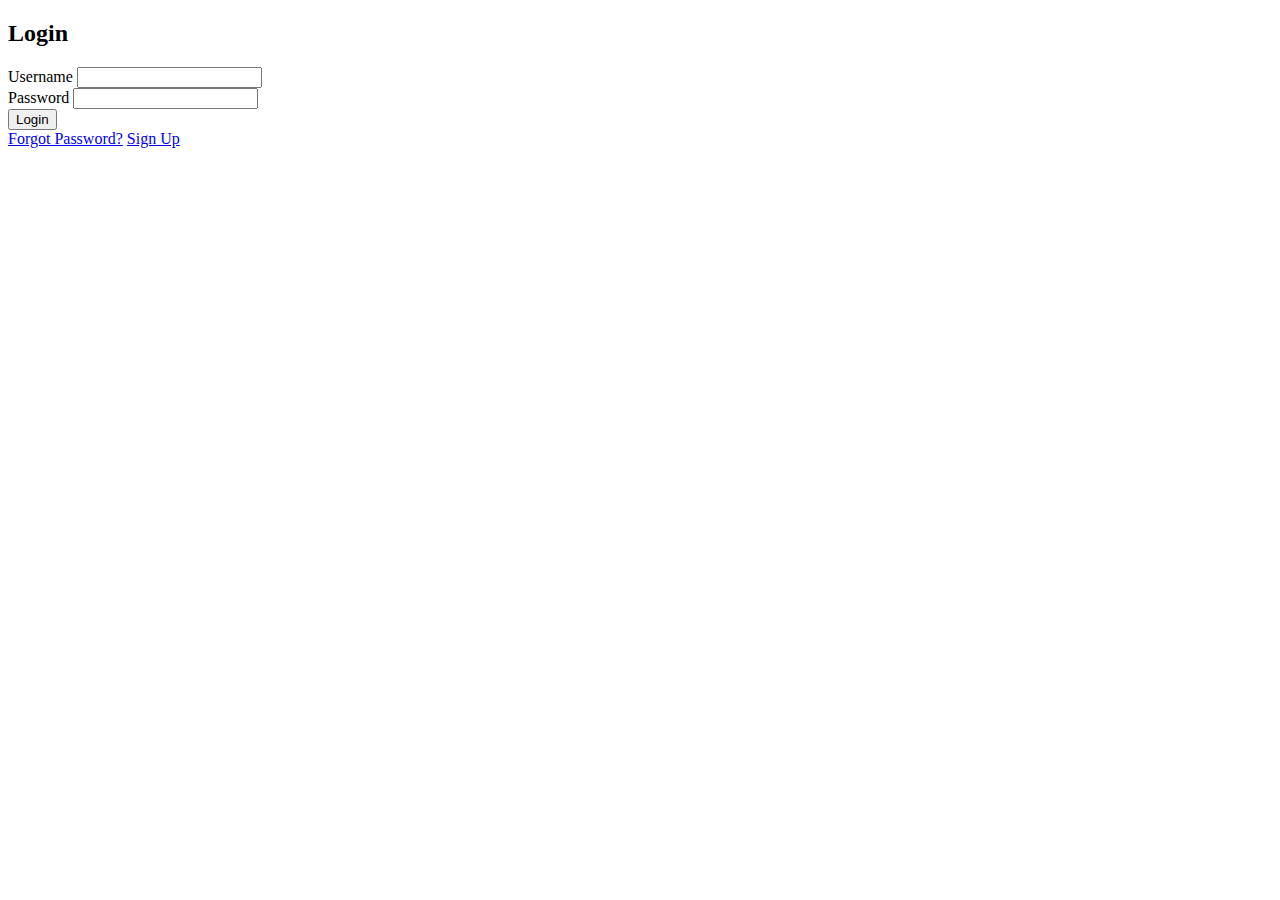
<file: login.html>
<!DOCTYPE html>
<html lang="en">
<head>
    <meta charset="UTF-8">
    <meta name="viewport" content="width=device-width, initial-scale=1.0">
    <title>Login</title>
    <link rel="stylesheet" href="D:\Code\tcolor1-main\css\login.css">
</head>
<body>
    <div class="login-container">
        <h2>Login</h2>
        <form action="#" method="POST">
            <div class="input-group">
                <label for="username">Username</label>
                <input type="text" id="username" name="username" required>
            </div>
            <div class="input-group">
                <label for="password">Password</label>
                <input type="password" id="password" name="password" required>
            </div>
            <button type="submit" class="login-button">Login</button>
            <div class="links">
                <a href="forgot_password.html">Forgot Password?</a>
                <a href="signup.html">Sign Up</a>
            </div>
        </form>
    </div>
</body>
</html>
</file>
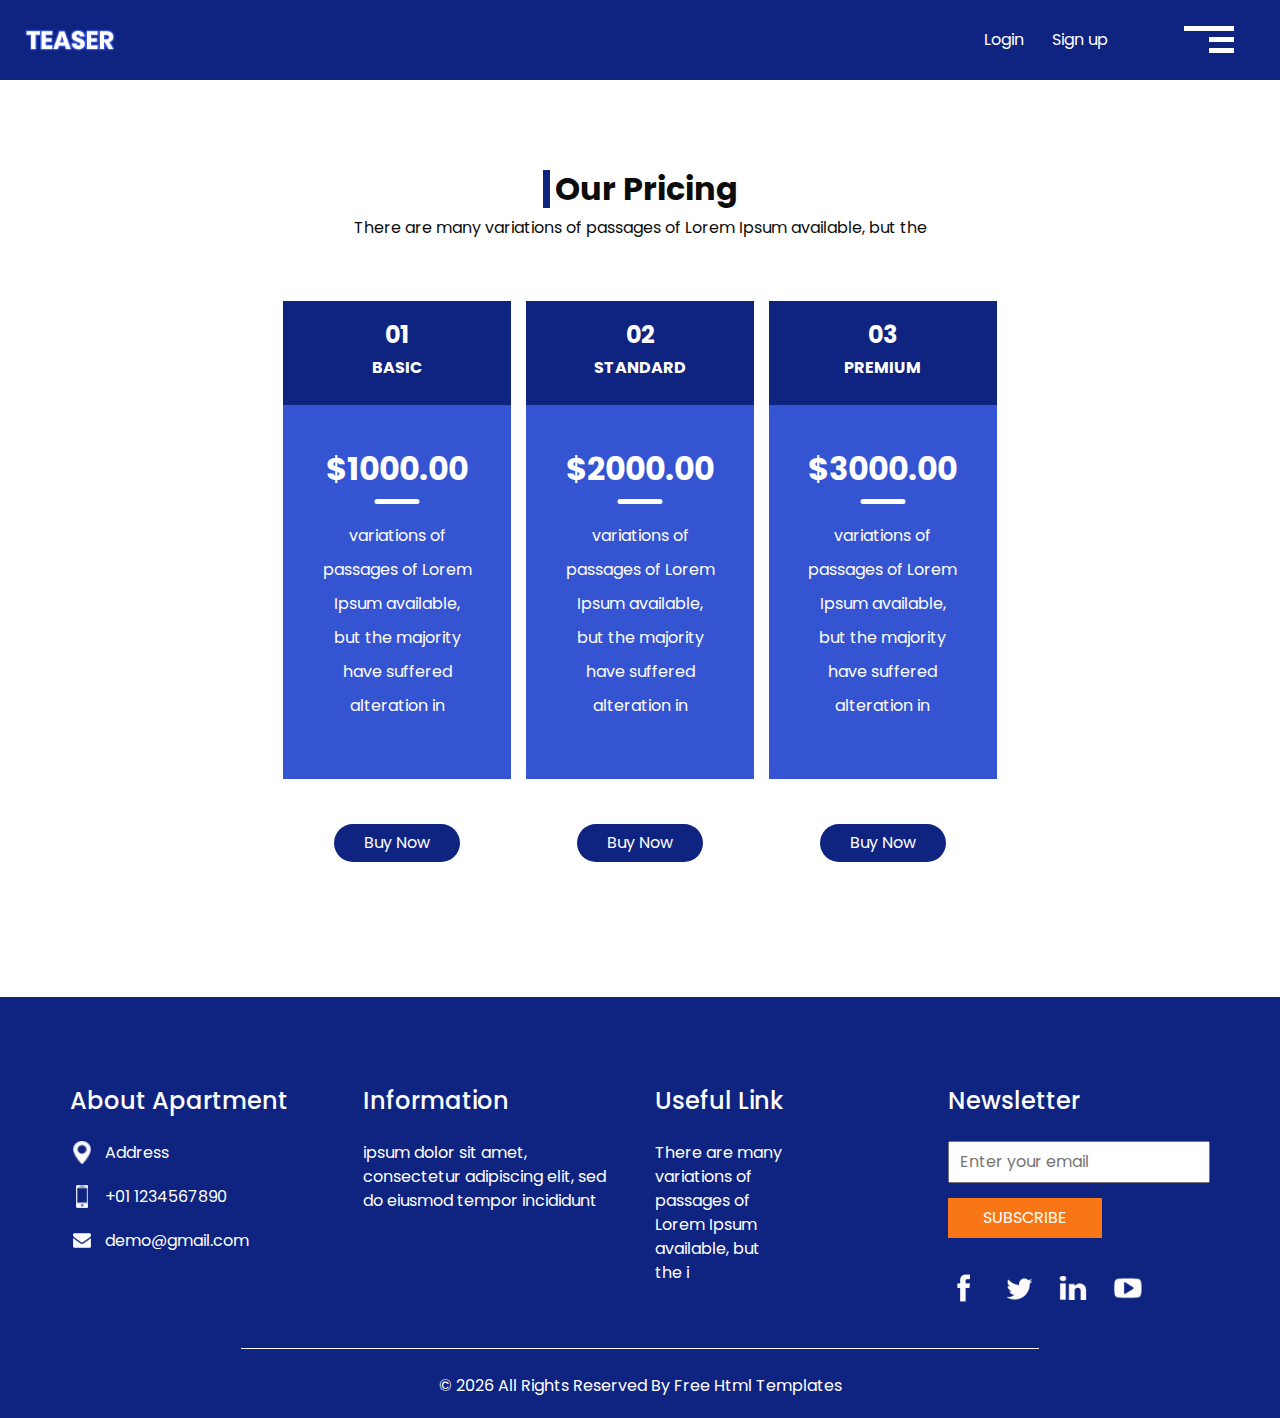
<file: price.html>
<!DOCTYPE html>
<html>

<head>
  <!-- Basic -->
  <meta charset="utf-8" />
  <meta http-equiv="X-UA-Compatible" content="IE=edge" />
  <!-- Mobile Metas -->
  <meta name="viewport" content="width=device-width, initial-scale=1, shrink-to-fit=no" />
  <!-- Site Metas -->
  <meta name="keywords" content="" />
  <meta name="description" content="" />
  <meta name="author" content="" />

  <title>Teaser</title>

  <!-- bootstrap core css -->
  <link rel="stylesheet" type="text/css" href="css/bootstrap.css" />

  <!-- fonts style -->
  <link href="https://fonts.googleapis.com/css?family=Poppins:400,700|Raleway:400,700&display=swap" rel="stylesheet">
  <!-- Custom styles for this template -->
  <link href="css/style.css" rel="stylesheet" />
  <!-- responsive style -->
  <link href="css/responsive.css" rel="stylesheet" />
</head>

<body class="sub_page">
  <div class="hero_area">
    <!-- header section strats -->
    <header class="header_section">
      <div class="container-fluid">
        <nav class="navbar navbar-expand-lg custom_nav-container">
          <a class="navbar-brand" href="index.html">
            <img src="images/logo.png" alt="" />
          </a>
          <div class="navbar-collapse" id="">
            <ul class="navbar-nav justify-content-between ">
              <div class="User_option">
                <li class="">
                  <a class="mr-4" href="">
                    Login
                  </a>
                  <a class="" href="">
                    Sign up
                  </a>
                </li>
              </div>
            </ul>

            <div class="custom_menu-btn">
              <button onclick="openNav()">
                <span class="s-1">

                </span>
                <span class="s-2">

                </span>
                <span class="s-3">

                </span>
              </button>
            </div>
            <div id="myNav" class="overlay">
              <div class="overlay-content">
                <a href="index.html">HOME</a>
                <a href="about.html">ABOUT</a>
                <a href="house.html">HOUSE</a>
                <a href="price.html">PRICING</a>
                <a href="contact.html">CONTACT US</a>
              </div>
            </div>
          </div>
        </nav>
      </div>
    </header>
    <!-- end header section -->
  </div>


  <!-- price section -->

  <section class="price_section layout_padding">
    <div class="container">
      <div class="heading_container">
        <h2>
          Our Pricing
        </h2>
        <p>
          There are many variations of passages of Lorem Ipsum available, but the
        </p>
      </div>
      <div class="price_container">
        <div class="box">
          <div class="detail-box">
            <div class="heading-box">
              <h4>
                01
              </h4>
              <h6>
                Basic
              </h6>
            </div>
            <div class="text-box">
              <h2>
                $1000.00
              </h2>
              <ul>
                <li>
                  variations of
                </li>
                <li>
                  passages of Lorem
                </li>
                <li>
                  Ipsum available,
                </li>
                <li>
                  but the majority
                </li>
                <li>
                  have suffered
                </li>
                <li>
                  alteration in
                </li>
              </ul>
            </div>
          </div>
          <div class="btn-box">
            <a href="">
              Buy Now
            </a>
          </div>
        </div>
        <div class="box">
          <div class="detail-box">
            <div class="heading-box">
              <h4>
                02
              </h4>
              <h6>
                Standard
              </h6>
            </div>
            <div class="text-box">
              <h2>
                $2000.00
              </h2>
              <ul>
                <li>
                  variations of
                </li>
                <li>
                  passages of Lorem
                </li>
                <li>
                  Ipsum available,
                </li>
                <li>
                  but the majority
                </li>
                <li>
                  have suffered
                </li>
                <li>
                  alteration in
                </li>
              </ul>
            </div>
          </div>
          <div class="btn-box">
            <a href="">
              Buy Now
            </a>
          </div>
        </div>
        <div class="box">
          <div class="detail-box">
            <div class="heading-box">
              <h4>
                03
              </h4>
              <h6>
                Premium
              </h6>
            </div>
            <div class="text-box">
              <h2>
                $3000.00
              </h2>
              <ul>
                <li>
                  variations of
                </li>
                <li>
                  passages of Lorem
                </li>
                <li>
                  Ipsum available,
                </li>
                <li>
                  but the majority
                </li>
                <li>
                  have suffered
                </li>
                <li>
                  alteration in
                </li>
              </ul>
            </div>
          </div>
          <div class="btn-box">
            <a href="">
              Buy Now
            </a>
          </div>
        </div>
      </div>
    </div>
  </section>
  <!-- end price section -->

  <!-- info section -->
  <section class="info_section ">
    <div class="container">
      <div class="row">
        <div class="col-md-3">
          <div class="info_contact">
            <h5>
              About Apartment
            </h5>
            <div>
              <div class="img-box">
                <img src="images/location.png" width="18px" alt="">
              </div>
              <p>
                Address
              </p>
            </div>
            <div>
              <div class="img-box">
                <img src="images/phone.png" width="12px" alt="">
              </div>
              <p>
                +01 1234567890
              </p>
            </div>
            <div>
              <div class="img-box">
                <img src="images/mail.png" width="18px" alt="">
              </div>
              <p>
                demo@gmail.com
              </p>
            </div>
          </div>
        </div>
        <div class="col-md-3">
          <div class="info_info">
            <h5>
              Information
            </h5>
            <p>
              ipsum dolor sit amet, consectetur adipiscing elit, sed do eiusmod tempor incididunt
            </p>
          </div>
        </div>

        <div class="col-md-3">
          <div class="info_links">
            <h5>
              Useful Link
            </h5>
            <ul>
              <li>
                <a href="">
                  There are many
                </a>
              </li>
              <li>
                <a href="">
                  variations of
                </a>
              </li>
              <li>
                <a href="">
                  passages of
                </a>
              </li>
              <li>
                <a href="">
                  Lorem Ipsum
                </a>
              </li>
              <li>
                <a href="">
                  available, but
                </a>
              </li>
              <li>
                <a href="">
                  the i
                </a>
              </li>
            </ul>
          </div>
        </div>
        <div class="col-md-3">
          <div class="info_form ">
            <h5>
              Newsletter
            </h5>
            <form action="">
              <input type="email" placeholder="Enter your email">
              <button>
                Subscribe
              </button>
            </form>
            <div class="social_box">
              <a href="">
                <img src="images/fb.png" alt="">
              </a>
              <a href="">
                <img src="images/twitter.png" alt="">
              </a>
              <a href="">
                <img src="images/linkedin.png" alt="">
              </a>
              <a href="">
                <img src="images/youtube.png" alt="">
              </a>
            </div>
          </div>
        </div>
      </div>
    </div>
  </section>

  <!-- end info_section -->


  <!-- footer section -->
  <section class="container-fluid footer_section ">
    <div class="container">
      <p>
        &copy; <span id="displayYear"></span> All Rights Reserved By
        <a href="https://html.design/">Free Html Templates</a>
      </p>
    </div>
  </section>
  <!-- end  footer section -->


  <script type="text/javascript" src="js/jquery-3.4.1.min.js"></script>
  <script type="text/javascript" src="js/bootstrap.js"></script>
  <script type="text/javascript" src="js/custom.js"></script>

</body>
</body>

</html>
</file>
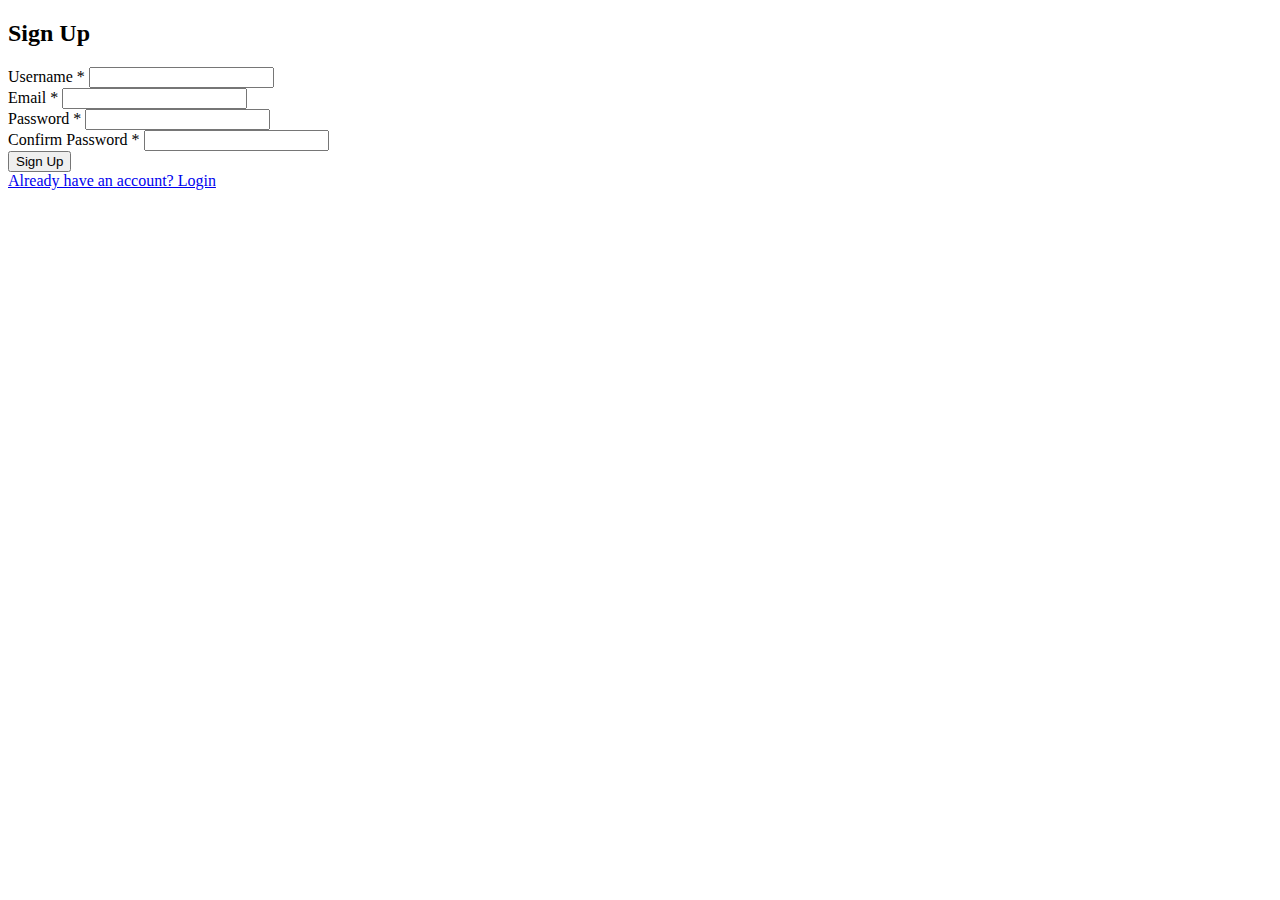
<file: signup.html>
<!DOCTYPE html>
<html lang="en">
<head>
    <meta charset="UTF-8">
    <meta name="viewport" content="width=device-width, initial-scale=1.0">
    <title>Sign Up</title>
    <link rel="stylesheet" href="D:\Code\tcolor1-main\css\signup.css">
</head>
<body>
    <div class="signup-container">
        <h2>Sign Up</h2>
        <form action="#" method="POST">
            <div class="input-group">
                <label for="username">Username <span class="required">*</span></label>
                <input type="text" id="username" name="username" required>
            </div>
            <div class="input-group">
                <label for="email">Email <span class="required">*</span></label>
                <input type="email" id="email" name="email" required>
            </div>
            <div class="input-group">
                <label for="password">Password <span class="required">*</span></label>
                <input type="password" id="password" name="password" required>
            </div>
            <div class="input-group">
                <label for="confirm-password">Confirm Password <span class="required">*</span></label>
                <input type="password" id="confirm-password" name="confirm-password" required>
            </div>
            <button type="submit" class="signup-button">Sign Up</button>
            <div class="links">
                <a href="login.html">Already have an account? Login</a>
            </div>
        </form>
    </div>
</body>
</html>
</file>
<file: css/style.css>
body {
  font-family: 'Poppins', sans-serif;
  color: #0c0c0c;
  background-color: #ffffff;
}

.layout_padding {
  padding-top: 90px;
  padding-bottom: 90px;
}

.layout_padding2 {
  padding: 45px 0;
}

.layout_padding2-top {
  padding-top: 45px;
  padding-bottom: 45px;
}

.layout_padding2-bottom {
  padding-bottom: 45px;
}

.layout_padding-top {
  padding-top: 90px;
}

.layout_padding-bottom {
  padding-bottom: 90px;
}

.heading_container {
  display: -webkit-box;
  display: -ms-flexbox;
  display: flex;
  -webkit-box-orient: vertical;
  -webkit-box-direction: normal;
      -ms-flex-direction: column;
          flex-direction: column;
}

.heading_container h2 {
  padding-left: 5px;
  position: relative;
  border-left: 7px solid #0f2480;
  font-weight: bold;
}

/*header section*/
.hero_area {
  background-image: url(../images/landing.jpg);
  position: relative;
  background-repeat: no-repeat;
  background-position: top right;
  background-size: 50% 100%;
}

.sub_page .hero_area {
  height: auto;
  background: none;
  background-color: #0f2480;
}

.header_section {
  overflow-x: hidden;
}

.header_section .container-fluid {
  padding-right: 25px;
  padding-left: 25px;
}

.header_section .nav_container {
  margin: 0 auto;
}

.header_section .navbar-expand-lg .navbar-nav {
  width: 90%;
}

.header_section .user_option {
  display: -webkit-box;
  display: -ms-flexbox;
  display: flex;
  -webkit-box-align: center;
      -ms-flex-align: center;
          align-items: center;
}

.header_section .user_option a {
  display: -webkit-box;
  display: -ms-flexbox;
  display: flex;
  color: #ffffff;
  -webkit-box-align: center;
      -ms-flex-align: center;
          align-items: center;
}

.custom_nav-container.navbar-expand-lg .navbar-nav .nav-item .nav-link {
  padding: 10px 15px;
  color: #060606;
  text-align: center;
  text-transform: uppercase;
}

.custom_nav-container.navbar-expand-lg .navbar-nav .nav-item.active .nav-link, .custom_nav-container.navbar-expand-lg .navbar-nav .nav-item:hover .nav-link {
  color: #3554d1;
}

a,
a:hover,
a:focus {
  text-decoration: none;
}

a:hover,
a:focus {
  color: initial;
}

.btn,
.btn:focus {
  outline: none !important;
  -webkit-box-shadow: none;
          box-shadow: none;
}

.custom_nav-container .nav_search-btn {
  background-image: url(../images/search-icon.png);
  background-size: 17px;
  background-repeat: no-repeat;
  background-position-y: 7px;
  width: 35px;
  height: 35px;
  padding: 0;
  border: none;
}

.navbar-brand {
  display: -webkit-box;
  display: -ms-flexbox;
  display: flex;
  -webkit-box-align: center;
      -ms-flex-align: center;
          align-items: center;
}

.navbar-brand img {
  width: 90px;
}

.custom_nav-container {
  z-index: 99999;
  padding: 0;
  height: 80px;
}

.custom_nav-container .navbar-toggler {
  outline: none;
}

.custom_nav-container .navbar-toggler .navbar-toggler-icon {
  background-image: url(../images/menu.png);
  background-size: 50px;
  width: 30px;
  height: 30px;
}

.lg_toggl-btn {
  background-color: transparent;
  border: none;
  outline: none;
  width: 56px;
  height: 40px;
  cursor: pointer;
}

.lg_toggl-btn:focus {
  outline: none;
}

.User_option {
  display: -webkit-box;
  display: -ms-flexbox;
  display: flex;
  -webkit-box-align: center;
      -ms-flex-align: center;
          align-items: center;
  margin-left: auto;
  margin-right: 35px;
}

.User_option a {
  color: #ffffff;
}

.custom_menu-btn {
  z-index: 9;
  position: absolute;
  right: 15px;
  top: 7px;
}

.custom_menu-btn button {
  margin-top: 12px;
  outline: none;
  border: none;
  background-color: transparent;
}

.custom_menu-btn button span {
  display: block;
  width: 50px;
  height: 5px;
  background-color: #fff;
  margin: 6px 0;
  -webkit-transition: all .3s;
  transition: all .3s;
}

.menu_btn-style {
  position: fixed;
  right: 40px;
  top: 7px;
}

.custom_menu-btn .s-2 {
  width: 25px;
  margin-left: auto;
}

.custom_menu-btn .s-3 {
  width: 25px;
  margin-left: auto;
}

.overlay {
  height: 100%;
  width: 0;
  position: fixed;
  z-index: 1;
  top: 0;
  left: 0;
  background-color: black;
  background-color: rgba(53, 84, 209, 0.9);
  overflow-x: hidden;
  -webkit-transition: 0.5s;
  transition: 0.5s;
}

.overlay .closebtn {
  position: absolute;
  top: 0;
  right: 30px;
  font-size: 60px;
}

.overlay a {
  padding: 0px;
  text-decoration: none;
  font-size: 22px;
  color: #f1f1f1;
  display: block;
  -webkit-transition: 0.3s;
  transition: 0.3s;
  margin-bottom: 15px;
}

.overlay a:hover {
  color: #252525;
}

.overlay-content {
  position: relative;
  top: 30%;
  width: 100%;
  text-align: center;
  margin-top: 30px;
}

.menu_width {
  width: 100%;
}

/*end header section*/
/* slider section */
.slider_section {
  padding: 75px 0;
  color: #0b0b0b;
}

.slider_section .container {
  position: relative;
  z-index: 2;
}

.slider_section .row {
  -webkit-box-align: center;
      -ms-flex-align: center;
          align-items: center;
}

.slider_section .detail-box h1 {
  color: #3554d1;
  font-weight: bold;
  font-size: 4rem;
}

.slider_section .detail-box h1 span {
  color: #0f2480;
}

.slider_section .detail-box p {
  margin-top: 25px;
}

.slider_section .detail-box .btn-box {
  margin-top: 45px;
}

.slider_section .detail-box .btn-box a {
  display: inline-block;
  padding: 8px 35px;
  background-color: transparent;
  color: #3554d1;
  -webkit-transition: all 0.3s;
  transition: all 0.3s;
  border: 1px solid #3554d1;
  border-radius: 25px;
  margin-bottom: 75px;
}

.slider_section .detail-box .btn-box a:hover {
  background-color: #3554d1;
  border-color: transparent;
  color: #ffffff;
}

.find_section {
  -webkit-transform: translateY(-50%);
          transform: translateY(-50%);
}

.find_section form {
  padding: 10px 45px;
  -webkit-box-shadow: 0px 0px 20px 11px rgba(0, 0, 0, 0.09);
  box-shadow: 0px 0px 20px 11px rgba(0, 0, 0, 0.09);
  background-color: #ffffff;
}

.find_section form .form-control {
  outline: none;
  -webkit-box-shadow: none;
          box-shadow: none;
  border-radius: 0;
  height: 45px;
  margin: 10px 0;
}

.find_section form button {
  background-color: #f97616;
  color: #ffffff;
  text-transform: uppercase;
  border: none;
  height: 45px;
  width: 100%;
  margin: 10px 0;
}

.about_section {
  position: relative;
  padding-top: 75px;
}

.about_section .row {
  -webkit-box-align: center;
      -ms-flex-align: center;
          align-items: center;
}

.about_section .img-box img {
  width: 100%;
}

.about_section .detail-box p {
  margin-top: 15px;
}

.about_section .detail-box a {
  display: inline-block;
  padding: 7px 30px;
  background-color: transparent;
  color: #3554d1;
  -webkit-transition: all 0.3s;
  transition: all 0.3s;
  border: 1px solid #3554d1;
  border-radius: 25px;
  margin-top: 25px;
}

.about_section .detail-box a:hover {
  background-color: #3554d1;
  border-color: transparent;
  color: #ffffff;
}

.about_section .square-box {
  position: absolute;
  right: 25px;
  bottom: 0;
  width: 75px;
}

.about_section .square-box img {
  width: 100%;
}

.sale_section .heading_container {
  -webkit-box-align: center;
      -ms-flex-align: center;
          align-items: center;
  margin-bottom: 35px;
}

.sale_section .sale_container {
  display: -webkit-box;
  display: -ms-flexbox;
  display: flex;
  -webkit-box-pack: center;
      -ms-flex-pack: center;
          justify-content: center;
  -ms-flex-wrap: wrap;
      flex-wrap: wrap;
}

.sale_section .sale_container .box {
  -ms-flex-preferred-size: 32%;
      flex-basis: 32%;
  margin: .65%;
}

.sale_section .sale_container .box .img-box img {
  width: 100%;
}

.sale_section .sale_container .box .detail-box {
  margin-top: 10px;
}

.sale_section .sale_container .box .detail-box h6 {
  text-transform: uppercase;
  font-weight: bold;
  font-size: 18px;
}

.sale_section .btn-box {
  display: -webkit-box;
  display: -ms-flexbox;
  display: flex;
  -webkit-box-pack: center;
      -ms-flex-pack: center;
          justify-content: center;
}

.sale_section .btn-box a {
  display: inline-block;
  padding: 7px 30px;
  background-color: transparent;
  color: #3554d1;
  -webkit-transition: all 0.3s;
  transition: all 0.3s;
  border: 1px solid #3554d1;
  border-radius: 25px;
  margin-top: 35px;
}

.sale_section .btn-box a:hover {
  background-color: #3554d1;
  border-color: transparent;
  color: #ffffff;
}

.price_section .heading_container {
  -webkit-box-align: center;
      -ms-flex-align: center;
          align-items: center;
}

.price_section .price_container {
  display: -webkit-box;
  display: -ms-flexbox;
  display: flex;
  -webkit-box-pack: center;
      -ms-flex-pack: center;
          justify-content: center;
  -ms-flex-wrap: wrap;
      flex-wrap: wrap;
  text-align: center;
}

.price_section .price_container .box {
  -ms-flex-preferred-size: 20%;
      flex-basis: 20%;
  margin: 45px .65%;
  color: #ffffff;
  min-width: 200px;
}

.price_section .price_container .box .detail-box {
  background-color: #3554d1;
}

.price_section .price_container .box .detail-box .heading-box {
  padding: 20px 0;
  background-color: #0f2480;
}

.price_section .price_container .box .detail-box .heading-box h4 {
  font-weight: bold;
}

.price_section .price_container .box .detail-box .heading-box h6 {
  text-transform: uppercase;
  font-weight: bold;
}

.price_section .price_container .box .detail-box .text-box {
  padding: 45px 0;
}

.price_section .price_container .box .detail-box .text-box h2 {
  font-weight: bold;
  position: relative;
  padding-bottom: 15px;
  margin-bottom: 20px;
}

.price_section .price_container .box .detail-box .text-box h2::before {
  content: "";
  position: absolute;
  bottom: 0;
  left: 50%;
  width: 45px;
  height: 5px;
  border-radius: 10px;
  -webkit-transform: translateX(-50%);
          transform: translateX(-50%);
  background-color: #ffffff;
}

.price_section .price_container .box .detail-box .text-box ul {
  padding: 0;
}

.price_section .price_container .box .detail-box .text-box ul li {
  list-style-type: none;
  margin: 10px 0;
}

.price_section .price_container .box .btn-box {
  display: -webkit-box;
  display: -ms-flexbox;
  display: flex;
  -webkit-box-pack: center;
      -ms-flex-pack: center;
          justify-content: center;
  margin-top: 45px;
}

.price_section .price_container .box .btn-box a {
  padding: 7px 30px;
  background-color: #0f2480;
  color: #ffffff;
  border-radius: 25px;
}

.price_section .price_container .box:hover .detail-box {
  background-color: #f9bc16;
}

.price_section .price_container .box:hover .btn-box a {
  background-color: #f9bc16;
}

.deal_section {
  overflow-x: hidden;
}

.deal_section .row {
  -webkit-box-align: center;
      -ms-flex-align: center;
          align-items: center;
}

.deal_section .detail-box p {
  margin-top: 15px;
}

.deal_section .detail-box a {
  display: inline-block;
  padding: 7px 30px;
  background-color: transparent;
  color: #3554d1;
  -webkit-transition: all 0.3s;
  transition: all 0.3s;
  border: 1px solid #3554d1;
  border-radius: 25px;
  margin-top: 25px;
}

.deal_section .detail-box a:hover {
  background-color: #3554d1;
  border-color: transparent;
  color: #ffffff;
}

.deal_section .img-box {
  display: -webkit-box;
  display: -ms-flexbox;
  display: flex;
  -webkit-box-align: center;
      -ms-flex-align: center;
          align-items: center;
  width: 115%;
}

.deal_section .img-box .box.b1 {
  margin-right: 15px;
}

.deal_section .img-box img {
  max-width: 100%;
}

.us_section {
  background-color: #0f2480;
  color: #ffffff;
}

.us_section .heading_container {
  -webkit-box-align: center;
      -ms-flex-align: center;
          align-items: center;
  margin-bottom: 45px;
}

.us_section .heading_container h2 {
  border-left-color: #ffffff;
}

.us_section .box {
  display: -webkit-box;
  display: -ms-flexbox;
  display: flex;
  -webkit-box-orient: vertical;
  -webkit-box-direction: normal;
      -ms-flex-direction: column;
          flex-direction: column;
  -webkit-box-align: center;
      -ms-flex-align: center;
          align-items: center;
  text-align: center;
  color: #ffffff;
  margin: 25px 0;
}

.us_section .box .img-box {
  margin-bottom: 15px;
}

.us_section .box .img-box img {
  width: 100%;
}

.us_section .box h3 {
  font-weight: bold;
}

.us_section .btn-box {
  display: -webkit-box;
  display: -ms-flexbox;
  display: flex;
  -webkit-box-pack: center;
      -ms-flex-pack: center;
          justify-content: center;
  margin-top: 20px;
}

.us_section .btn-box a {
  padding: 7px 30px;
  background-color: #ffffff;
  color: #252525;
  border-radius: 25px;
}

.client_section .heading_container {
  -webkit-box-align: center;
      -ms-flex-align: center;
          align-items: center;
  margin-bottom: 45px;
}

.client_section .client_container {
  width: 85%;
  margin: auto;
  border: 1px solid #252525;
}

.client_section .client_container .box {
  display: -webkit-box;
  display: -ms-flexbox;
  display: flex;
  margin: 55px 2%;
}

.client_section .client_container .box .img-box {
  min-width: 100px;
  margin-right: 15px;
}

.client_section .client_container .box .img-box img {
  width: 100%;
}

.client_section .client_container .box .detail-box h5 {
  display: -webkit-box;
  display: -ms-flexbox;
  display: flex;
  font-weight: bold;
  -webkit-box-align: center;
      -ms-flex-align: center;
          align-items: center;
}

.client_section .client_container .box .detail-box h5 hr {
  width: 45px;
  height: 5px;
  margin: 0;
  margin-left: 5px;
  border: none;
  background-color: #252525;
}

.client_section .client_container div#carouselExampleControls {
  padding: 0 10%;
}

.client_section .client_container div#carouselExampleControls::before {
  content: "";
  width: 50px;
  height: 155px;
  background-color: #0f2480;
  position: absolute;
  left: 10%;
  top: 37px;
}

.client_section .client_container .carousel-control-prev,
.client_section .client_container .carousel-control-next {
  width: 45px;
  height: 45px;
  background-color: #0f2480;
  border-radius: 100%;
  top: 50%;
  opacity: 1;
  -webkit-transform: translateY(-50%);
          transform: translateY(-50%);
  background-size: 10px;
  background-position: center;
  background-repeat: no-repeat;
}

.client_section .client_container .carousel-control-prev {
  background-image: url(../images/prev-white.png);
  left: 10px;
}

.client_section .client_container .carousel-control-next {
  background-image: url(../images/next-white.png);
  right: 10px;
}

.contact_section {
  position: relative;
}

.contact_section .heading_container {
  -webkit-box-align: center;
      -ms-flex-align: center;
          align-items: center;
  margin-bottom: 40px;
}

.contact_section .container-fluid {
  background-color: #0f2480;
  color: #ffffff;
}

.contact_section .form_container {
  padding: 45px 0 45px 15px;
}

.contact_section input {
  width: 100%;
  border: none;
  background-color: #ffffff;
  outline: none;
  color: #252525;
  margin-top: 25px;
  padding: 12px;
}

.contact_section input::-webkit-input-placeholder {
  color: #2a2a2c;
}

.contact_section input:-ms-input-placeholder {
  color: #2a2a2c;
}

.contact_section input::-ms-input-placeholder {
  color: #2a2a2c;
}

.contact_section input::placeholder {
  color: #2a2a2c;
}

.contact_section input.message-box {
  padding: 45px 12px;
}

.contact_section button {
  padding: 10px 65px;
  outline: none;
  border: none;
  color: #ffffff;
  background: #f97616;
  border-radius: 25px;
  margin: 45px 0 0 auto;
  text-transform: uppercase;
}

.contact_section .map_container {
  height: 100%;
}

.contact_section .map_container .map-responsive {
  height: 100%;
}

.info_section {
  background-color: #0f2480;
  color: #ffffff;
  padding: 90px 0 45px 0;
}

.info_section h5 {
  margin-bottom: 25px;
  font-size: 24px;
}

.info_section .info_links ul {
  padding: 0;
}

.info_section .info_links ul li {
  list-style-type: none;
}

.info_section .info_links ul li a {
  color: #ffffff;
}

.info_section .info_contact .img-box {
  width: 35px;
  display: -webkit-box;
  display: -ms-flexbox;
  display: flex;
  -webkit-box-pack: center;
      -ms-flex-pack: center;
          justify-content: center;
}

.info_section .info_contact p {
  margin: 0;
}

.info_section .info_contact > div {
  display: -webkit-box;
  display: -ms-flexbox;
  display: flex;
  -webkit-box-align: center;
      -ms-flex-align: center;
          align-items: center;
  margin: 20px 0;
}

.info_section .info_contact > div img {
  height: auto;
  margin-right: 12px;
}

.info_section .info_form form input {
  outline: none;
  width: 100%;
  padding: 7px 10px;
}

.info_section .info_form form button {
  padding: 8px 35px;
  outline: none;
  border: none;
  color: #ffffff;
  background: #f97616;
  margin-top: 15px;
  text-transform: uppercase;
}

.info_section .info_form .social_box {
  margin-top: 35px;
  width: 100%;
  display: -webkit-box;
  display: -ms-flexbox;
  display: flex;
}

.info_section .info_form .social_box a {
  margin-right: 25px;
}

/* footer section*/
.footer_section {
  background-color: #0f2480;
}

.footer_section p {
  border-top: 1px solid #ffffff;
  color: #ffffff;
  margin: 0;
  width: 70%;
  padding: 25px 0 20px 0;
  margin: 0 auto;
  text-align: center;
}

.footer_section a {
  color: #ffffff;
}

/* end footer section*/
/*# sourceMappingURL=style.css.map */
</file>
<file: css/responsive.css>
@media (max-width: 1120px) {}

@media only screen and (min-width: 768px) and (max-width: 1024px) {
  .price_section .price_container .box {
    -ms-flex-preferred-size: 20%;
        flex-basis: 20%;
    margin: 45px .65%;
    color: #ffffff;
    min-width: 300px;
  }
}

@media (max-width: 992px) {
  .User_option {
    display: none;
  }

  .sale_section .sale_container .box {
    -ms-flex-preferred-size: 48%;
    flex-basis: 48%;
    margin: 1%;
  }

  .sale_section .sale_container .box {
    -ms-flex-preferred-size: 98%;
    flex-basis: 98%;
    margin: 1%;

  }
}

@media (max-width: 768px) {
  .hero_area {
    background: none;
    background-color: #e9eefc;
    height: auto;
  }


  .custom_menu-btn button span {
    background-color: #0f2480;
  }

  .sub_page .custom_menu-btn button span {
    background-color: #ffffff;
  }


  .slider_section {
    text-align: center;
  }

  .slider_section .detail-box {
    margin-bottom: 45px;
  }

  .slider_section {
    padding: 35px 0 75px 0;
  }

  .about_section {
    padding-top: 0;
  }

  .sub_page .about_section {
    padding-top: 90px;
  }

  .about_section .detail-box {
    margin-top: 35px;
  }

  .deal_section .img-box {
    width: 100%;
    margin-top: 45px;
  }

  .info_section .row>div {
    display: flex;
    flex-direction: column;
    align-items: center;
    text-align: center;
    margin: 15px 0;
  }

  .contact_section .row {
    flex-direction: column-reverse;
  }

  .contact_section .map_container {
    padding: 0;
    height: 450px;
  }

  .contact_section .form_container {
    padding: 45px 0;
  }

  .client_section .client_container {
    width: 95%;
  }

  .client_section .client_container .box {
    padding-bottom: 45px;
  }

  .client_section .client_container .carousel-control-prev,
  .client_section .client_container .carousel-control-next {
    top: calc(100% - 45px);
  }

  .client_section .client_container .carousel-control-prev {
    left: calc(50% - 50px);
  }

  .client_section .client_container .carousel-control-next {
    right: calc(50% - 50px);

  }

  .info_contact {
    display: flex;
    flex-direction: column;
    align-items: center;
  }

  .info_section .info_contact .img-box {
    margin-top: 5px;
  }

  .info_section .info_contact>div {
    align-items: flex-start;
  }

  .info_section .info_form h5 {
    text-align: center;
  }

  .info_section .info_form .social_box {
    justify-content: center;
  }

  .info_section .info_form .social_box a {
    margin: 0 15px;
  }

  .footer_section p {
    width: 85%;
  }
}

@media (max-width: 576px) {
  .slider_section .detail-box h1 {
    font-size: 3rem;
  }

  .client_section .client_container div#carouselExampleControls {
    padding: 0 5%;
  }

  .client_section .client_container .box {
    flex-direction: column;
    align-items: center;

  }

  .client_section .client_container .box .detail-box {
    margin-top: 25px;
  }

  .client_section .client_container div#carouselExampleControls::before {
    height: 165px;
    left: 30%;
    top: 43px;

  }

  .footer_section p {
    width: 100%;
  }
}

@media (max-width: 480px) {}

@media (max-width: 420px) {
  .client_section .client_container div#carouselExampleControls::before {
    left: 20%;
  }
}

@media (max-width: 360px) {}

@media (min-width: 1200px) {
  .container {
    max-width: 1170px;
  }
}
</file>
<file: css/slide-image.css>
*,
*::after,
*::before {
  margin: 0;
  padding: 0;
  box-sizing: border-box;
}

iframe {
  aspect-ratio: 16/9;
}

img {
  display: block;
  max-width: 100%;
}

.container-slider {
  display: grid;
  place-content: center;
  position: relative;
  overflow: hidden;
  border-radius: 1rem;
  --position: 50%;
}

.image-container {
  max-width: 800px;
  max-height: 90vh;
}

.slider-image {
  width: 100%;
  height: 100%;
  object-fit: cover;
  object-position: left;
}

.image-before {
  position: absolute;
  inset: 0;
  width: var(--position);
}

.slider {
  position: absolute;
  inset: 0;
  cursor: pointer;
  opacity: 0;
  /* for Firefox */
  width: 100%;
  height: 100%;
}

.slider:focus-visible ~ .slider-button {
  outline: 5px solid black;
  outline-offset: 3px;
}

.slider-line {
  position: absolute;
  inset: 0;
  width: .2rem;
  height: 100%;
  background-color: #fff;
  /* z-index: 10; */
  left: var(--position);
  transform: translateX(-50%);
  pointer-events: none;
}

.slider-button {
  position: absolute;
  background-color: #fff;
  color: black;
  padding: .5rem;
  border-radius: 100vw;
  display: grid;
  place-items: center;
  top: 50%;
  left: var(--position);
  transform: translate(-50%, -50%);
  pointer-events: none;
  /* z-index: 100; */
  box-shadow: 1px 1px 1px hsl(0, 50%, 2%, .5);
}
</file>
